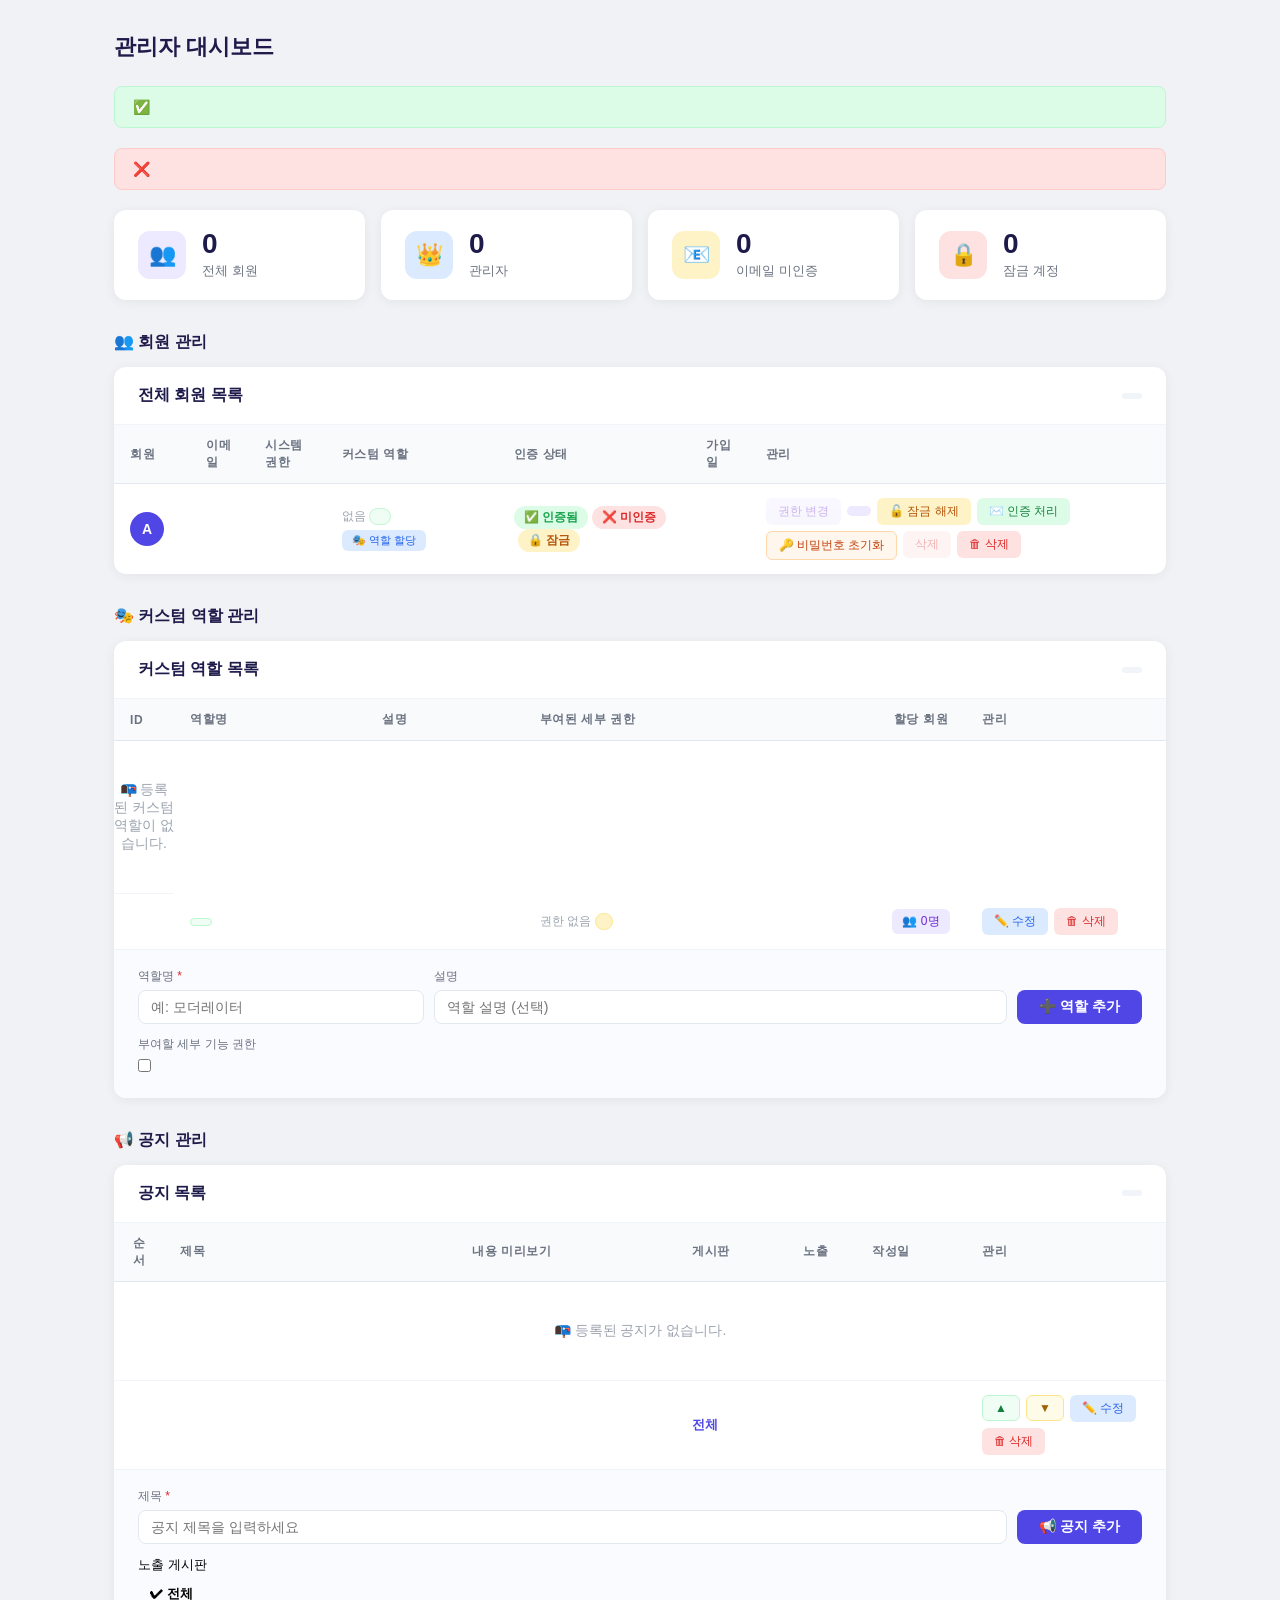
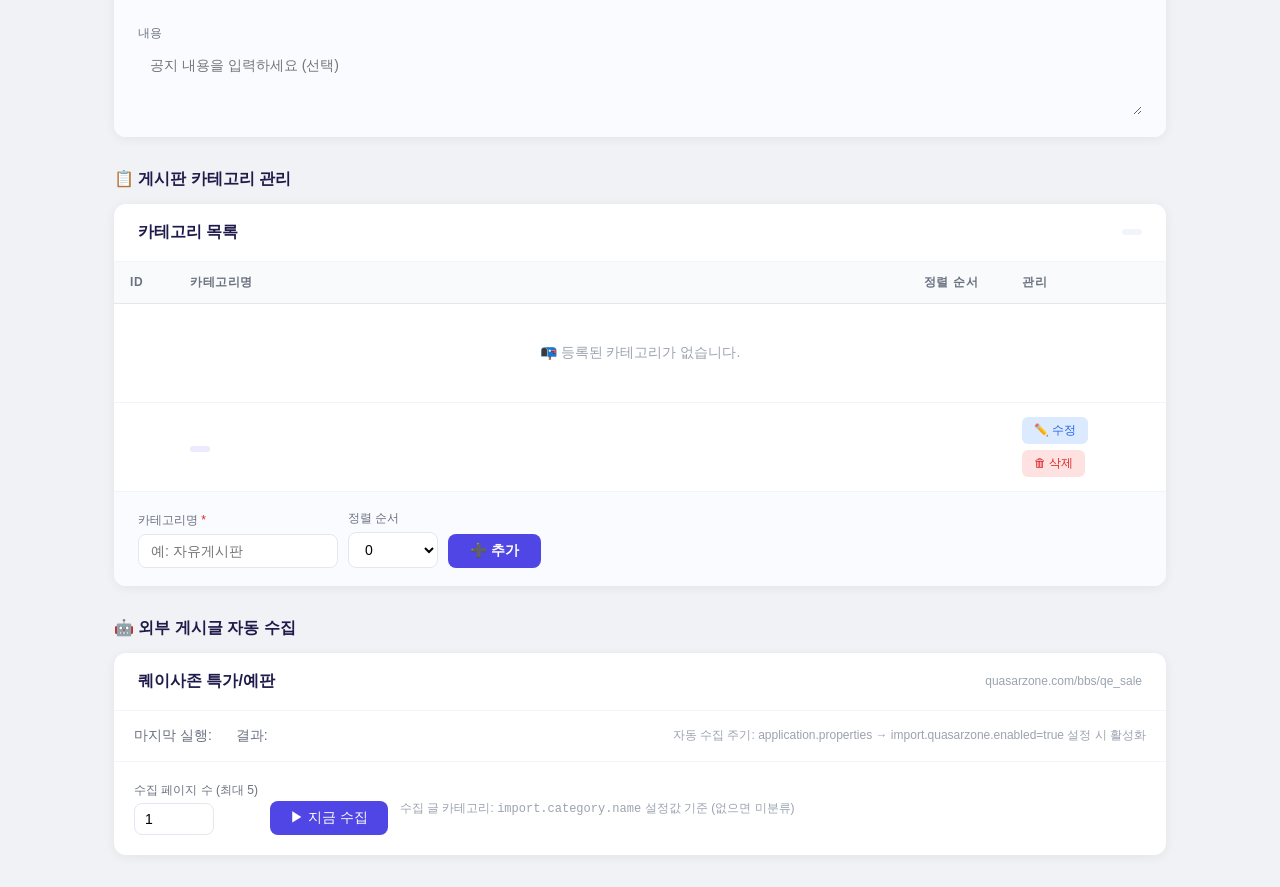
<file: src/main/resources/templates/admin.html>
<!DOCTYPE html>
<html lang="ko" xmlns:th="http://www.thymeleaf.org">
<head>
    <link rel="icon" type="image/svg+xml" th:href="@{/favicon.svg}">
    <meta charset="UTF-8">
    <title>관리자 대시보드</title>
    <!--
        관리자 대시보드 페이지 (admin.html)
        - ROLE_ADMIN 권한이 있는 사용자만 접근 가능 (/admin/** hasRole ADMIN)
        - 통계 카드: 전체 회원/관리자/미인증/잠금 수 표시
        - 회원 테이블: 권한 변경, 계정 잠금 해제, 이메일 인증 강제 완료, 회원 삭제
        - 카테고리 관리: 추가/수정/삭제 (카테고리 삭제 시 게시글은 미분류 유지)
        - 자기 자신에 대한 권한 변경/삭제는 guardSelf() 에서 차단
        - Model 속성: users, totalUsers, adminCount, unverifiedCount, lockedCount, lockedIds, categories
    -->
    <th:block th:replace="~{fragments/header :: headerStyles}"></th:block>
    <style>
        *, *::before, *::after { box-sizing: border-box; margin: 0; padding: 0; }
        body { font-family: 'Segoe UI', sans-serif; background: #f0f2f5; min-height: 100vh; }

        /* ── 본문 래퍼 ── */
        .wrapper { max-width: 1100px; margin: 0 auto; padding: 32px 24px; }
        .page-title { font-size: 22px; font-weight: 700; color: #1e1b4b; margin-bottom: 24px; }

        /* ── 알림 메시지 ── */
        .alert { padding: 12px 18px; border-radius: 8px; margin-bottom: 20px;
            font-size: 14px; display: flex; align-items: center; gap: 8px; }
        .alert-success { background: #dcfce7; color: #15803d; border: 1px solid #bbf7d0; }
        .alert-error   { background: #fee2e2; color: #dc2626; border: 1px solid #fecaca; }

        /* ── 통계 카드 ── */
        .stat-grid {
            display: grid;
            grid-template-columns: repeat(4, 1fr);
            gap: 16px;
            margin-bottom: 28px;
        }
        .stat-card {
            background: white; border-radius: 12px;
            padding: 20px 24px;
            box-shadow: 0 2px 12px rgba(0,0,0,.06);
            display: flex; align-items: center; gap: 16px;
        }
        .stat-icon {
            width: 48px; height: 48px; border-radius: 12px;
            display: flex; align-items: center; justify-content: center;
            font-size: 22px; flex-shrink: 0;
        }
        .stat-icon.purple  { background: #ede9fe; }
        .stat-icon.blue    { background: #dbeafe; }
        .stat-icon.amber   { background: #fef3c7; }
        .stat-icon.red     { background: #fee2e2; }
        .stat-value { font-size: 28px; font-weight: 700; color: #1e1b4b; line-height: 1; }
        .stat-label { font-size: 13px; color: #6b7280; margin-top: 4px; }

        /* ── 섹션 타이틀 ── */
        .section-title {
            font-size: 16px; font-weight: 700; color: #1e1b4b;
            margin: 32px 0 14px;
            display: flex; align-items: center; gap: 8px;
        }

        /* ── 테이블 카드 ── */
        .table-card {
            background: white; border-radius: 12px;
            box-shadow: 0 2px 12px rgba(0,0,0,.06); overflow: hidden;
        }
        .table-header {
            padding: 18px 24px; border-bottom: 1px solid #f1f5f9;
            display: flex; justify-content: space-between; align-items: center;
        }
        .table-header h3 { font-size: 16px; font-weight: 600; color: #1e1b4b; }
        .count-badge {
            font-size: 13px; color: #6b7280;
            background: #f1f5f9; padding: 3px 10px;
            border-radius: 20px;
        }

        table { width: 100%; border-collapse: collapse; }
        thead th {
            background: #f8fafc; padding: 12px 16px;
            text-align: left; font-size: 12px;
            font-weight: 600; color: #6b7280;
            text-transform: uppercase; letter-spacing: .6px;
            border-bottom: 1px solid #e2e8f0;
        }
        tbody td {
            padding: 14px 16px;
            font-size: 14px; color: #374151;
            border-bottom: 1px solid #f1f5f9;
            vertical-align: middle;
        }
        tbody tr:last-child td { border-bottom: none; }
        tbody tr:hover { background: #fafbff; }

        /* ── 배지 ── */
        .badge {
            display: inline-flex; align-items: center; gap: 4px;
            padding: 3px 10px; border-radius: 20px;
            font-size: 12px; font-weight: 600; white-space: nowrap;
        }
        .badge-admin      { background: #fef3c7; color: #d97706; }
        .badge-user       { background: #dbeafe; color: #2563eb; }
        .badge-verified   { background: #dcfce7; color: #16a34a; }
        .badge-unverified { background: #fee2e2; color: #dc2626; }
        .badge-locked     { background: #fef3c7; color: #b45309; }
        .badge-category   { background: #ede9fe; color: #6d28d9; }
        .badge-custom-role{ background: #f0fdf4; color: #15803d; border: 1px solid #bbf7d0; }

        /* ── 커스텀 역할 권한 태그 ── */
        .perm-tag {
            display: inline-flex; align-items: center;
            padding: 2px 8px; border-radius: 12px; font-size: 11px; font-weight: 500;
            background: #fef3c7; color: #b45309; border: 1px solid #fde68a;
            white-space: nowrap;
        }
        .perm-tags { display: flex; flex-wrap: wrap; gap: 4px; }

        /* ── 커스텀 역할 권한 체크박스 그룹 ── */
        .perm-check-group {
            display: flex; flex-direction: column; gap: 6px; margin-top: 6px;
        }
        .perm-check-item {
            display: flex; align-items: center; gap: 8px;
            font-size: 13px; color: var(--text-body); cursor: pointer;
        }
        .perm-check-item input[type="checkbox"] {
            width: auto; padding: 0; margin: 0; border: none;
            border-radius: 0; box-shadow: none; background: transparent;
            accent-color: #4f46e5; cursor: pointer;
        }

        /* ── 역할 할당 셀렉트 ── */
        .role-assign-select {
            font-size: 12px; padding: 3px 6px;
            border: 1px solid #e2e8f0; border-radius: 6px;
            background: white; cursor: pointer;
        }

        /* ── 액션 버튼 ── */
        .action-group { display: flex; gap: 6px; flex-wrap: wrap; }
        .btn {
            padding: 5px 12px; border-radius: 6px; font-size: 12px;
            font-weight: 500; border: none; cursor: pointer;
            transition: opacity .15s; white-space: nowrap;
        }
        .btn:hover { opacity: .8; }
        .btn-role     { background: #ede9fe; color: #6d28d9; }
        .btn-unlock   { background: #fef3c7; color: #b45309; }
        .btn-verify   { background: #dcfce7; color: #15803d; }
        .btn-delete   { background: #fee2e2; color: #dc2626; }
        .btn-edit     { background: #dbeafe; color: #2563eb; }
        .btn-self     { opacity: .35; cursor: not-allowed; }
        .btn-reset-pw { background: #fff7ed; color: #c2410c; border: 1px solid #fed7aa; }

        /* ── 사용자 셀 ── */
        .user-cell { display: flex; align-items: center; gap: 10px; }
        .avatar {
            width: 34px; height: 34px; border-radius: 50%;
            background: #4f46e5; color: white;
            display: flex; align-items: center; justify-content: center;
            font-size: 14px; font-weight: 700; flex-shrink: 0;
        }
        .user-id { font-size: 11px; color: #9ca3af; }

        /* ── 카테고리 추가 폼 ── */
        .add-category-bar {
            padding: 18px 24px;
            border-top: 1px solid #f1f5f9;
            background: #fafbff;
            display: flex; align-items: flex-end; gap: 10px; flex-wrap: wrap;
        }
        .add-category-bar label {
            font-size: 12px; color: #6b7280;
            display: block; margin-bottom: 5px; font-weight: 500;
        }
        .add-category-bar input[type="text"],
        .add-category-bar input[type="number"],
        .add-category-bar select {
            padding: 8px 12px;
            border: 1px solid #e2e8f0; border-radius: 8px;
            font-size: 14px; font-family: inherit;
            transition: border .2s; background: white;
        }
        .add-category-bar input:focus,
        .add-category-bar select:focus {
            outline: none; border-color: #4f46e5;
            box-shadow: 0 0 0 3px rgba(79,70,229,.1);
        }
        .btn-add {
            padding: 8px 22px; background: #4f46e5; color: white;
            border: none; border-radius: 8px; font-size: 14px;
            font-weight: 600; cursor: pointer; transition: background .15s;
            white-space: nowrap;
        }
        .btn-add:hover { background: #4338ca; }

        /* ── 공지 관련 ── */
        .notice-active   { background: #dcfce7; color: #15803d; }
        .notice-inactive { background: #f1f5f9; color: #6b7280; }
        .btn-up   { background: #f0fdf4; color: #15803d; border: 1px solid #bbf7d0; }
        .btn-down { background: #fefce8; color: #a16207; border: 1px solid #fde68a; }
        .btn-up:hover   { background: #dcfce7; }
        .btn-down:hover { background: #fef9c3; }
        .notice-content-preview {
            max-width: 300px; overflow: hidden;
            text-overflow: ellipsis; white-space: nowrap;
            color: #6b7280; font-size: 12px;
        }

        /* ── 모달 ── */
        .modal-overlay {
            display: none; position: fixed; inset: 0;
            background: rgba(0,0,0,.45); z-index: 200;
            align-items: center; justify-content: center;
        }
        .modal-overlay.open { display: flex; }
        .modal-box {
            background: var(--surface); border-radius: 16px; padding: 32px;
            width: 380px; box-shadow: 0 8px 40px rgba(0,0,0,.18);
            animation: modalIn .18s ease;
        }
        @keyframes modalIn {
            from { opacity: 0; transform: scale(.95) translateY(-8px); }
            to   { opacity: 1; transform: scale(1) translateY(0); }
        }
        .modal-title { font-size: 16px; font-weight: 700; color: var(--text); margin-bottom: 20px; }
        .modal-field { margin-bottom: 14px; }
        .modal-field label {
            font-size: 13px; color: var(--text-label);
            display: block; margin-bottom: 6px; font-weight: 500;
        }
        .modal-field input {
            width: 100%; padding: 10px 14px;
            border: 1px solid var(--border); border-radius: 8px;
            font-size: 14px; font-family: inherit;
            background: var(--input-bg); color: var(--text-body);
            transition: border .2s;
        }
        .modal-field input:focus {
            outline: none; border-color: var(--accent);
            box-shadow: 0 0 0 3px rgba(79,70,229,.1);
        }
        /* 체크박스는 modal-field input 기본 스타일 무효화 */
        .modal-field input[type="checkbox"] {
            width: auto; padding: 0; border: none;
            border-radius: 0; box-shadow: none; background: transparent;
        }
        .modal-field textarea {
            background: var(--input-bg); color: var(--text-body);
            border-color: var(--border);
        }
        .modal-actions {
            display: flex; gap: 10px; justify-content: flex-end; margin-top: 22px;
        }
        .btn-modal-cancel {
            padding: 9px 20px; border: 1px solid var(--border);
            border-radius: 8px; background: var(--surface); color: var(--text-body);
            font-size: 14px; cursor: pointer; font-family: inherit;
        }
        .btn-modal-save {
            padding: 9px 22px; background: var(--accent); color: white;
            border: none; border-radius: 8px; font-size: 14px;
            font-weight: 600; cursor: pointer; font-family: inherit;
        }
        .btn-modal-save:hover { background: var(--accent-hover); }

        /* ── 공지 게시판 태그 선택 영역 ── */
        .notice-cat-wrap {
            display: flex; flex-direction: column; gap: 6px;
        }
        .notice-cat-wrap > span {
            font-size: 13px; color: var(--text-label); font-weight: 500;
        }
        .notice-cat-tags {
            display: flex; flex-wrap: wrap; gap: 6px;
        }
        /* 실제 체크박스는 숨기고 label을 태그처럼 표시 */
        .notice-cat-tags input[type="checkbox"] {
            display: none;
        }
        .notice-cat-tags .cat-tag {
            display: inline-flex; align-items: center; gap: 4px;
            padding: 5px 12px; border-radius: 20px; font-size: 13px;
            cursor: pointer; user-select: none; font-weight: 500;
            border: 1.5px solid var(--border);
            background: var(--surface-2); color: var(--text-body);
            transition: background .15s, color .15s, border-color .15s;
            white-space: nowrap;
        }
        .notice-cat-tags .cat-tag:hover {
            border-color: var(--accent); color: var(--accent);
        }
        /* 체크 상태 → 태그 활성 스타일 */
        .notice-cat-tags input[type="checkbox"]:checked + .cat-tag {
            background: var(--accent); color: #fff;
            border-color: var(--accent);
        }
        /* ALL 태그 전용 */
        .notice-cat-tags .cat-tag-all {
            font-weight: 700;
        }
        .notice-cat-tags input[type="checkbox"]:checked + .cat-tag-all {
            background: var(--accent); color: #fff; border-color: var(--accent);
        }
        /* 수정 모달 내 체크박스 기본 스타일 초기화 (modal-field input 충돌 방지) */
        .notice-cat-tags input[type="checkbox"] {
            width: 0; height: 0; padding: 0; margin: 0;
            border: none; border-radius: 0; box-shadow: none; background: transparent;
        }

        /* ── 모바일 카드 레이아웃 ── */
        .mobile-cards { display: none; }
        .mobile-card {
            padding: 14px 16px;
            border-bottom: 1px solid #f1f5f9;
        }
        .mobile-card:last-child { border-bottom: none; }
        .mc-top {
            display: flex; align-items: flex-start;
            gap: 10px; margin-bottom: 8px;
        }
        .mc-info { flex: 1; min-width: 0; }
        .mc-name {
            font-size: 14px; font-weight: 600; color: #1e1b4b;
            white-space: nowrap; overflow: hidden; text-overflow: ellipsis;
        }
        .mc-sub {
            font-size: 12px; color: #9ca3af; margin-top: 3px;
            white-space: nowrap; overflow: hidden; text-overflow: ellipsis;
        }
        .mc-badges { display: flex; flex-wrap: wrap; gap: 4px; margin-bottom: 10px; align-items: center; }
        .mc-date { font-size: 11px; color: #9ca3af; }
        .mc-actions { display: flex; flex-wrap: wrap; gap: 6px; }

        @media (max-width: 768px) {
            .wrapper { padding: 20px 12px; }
            .stat-grid { grid-template-columns: repeat(2, 1fr); gap: 10px; }
            .stat-card { padding: 14px 16px; gap: 10px; }
            .stat-value { font-size: 22px; }

            /* 데스크톱 테이블 숨기고 카드 표시 */
            .table-card table { display: none; }
            .mobile-cards { display: block; }

            .action-group { flex-direction: column; }

            /* 카테고리 추가 폼 세로 정렬 */
            .add-category-bar { flex-direction: column; align-items: stretch; }
            .add-category-bar .btn-add { width: 100%; }
        }
    </style>
</head>
<body>

<div th:replace="~{fragments/header :: siteHeader('관리자 대시보드', 'admin')}"></div>

<div class="wrapper">
    <p class="page-title">관리자 대시보드</p>

    <!-- 알림 메시지 -->
    <div th:if="${successMsg}" class="alert alert-success">
        ✅ <span th:text="${successMsg}"></span>
    </div>
    <div th:if="${errorMsg}" class="alert alert-error">
        ❌ <span th:text="${errorMsg}"></span>
    </div>

    <!-- ── 통계 카드 ── -->
    <div class="stat-grid">
        <div class="stat-card">
            <div class="stat-icon purple">👥</div>
            <div>
                <div class="stat-value" th:text="${totalUsers}">0</div>
                <div class="stat-label">전체 회원</div>
            </div>
        </div>
        <div class="stat-card">
            <div class="stat-icon blue">👑</div>
            <div>
                <div class="stat-value" th:text="${adminCount}">0</div>
                <div class="stat-label">관리자</div>
            </div>
        </div>
        <div class="stat-card">
            <div class="stat-icon amber">📧</div>
            <div>
                <div class="stat-value" th:text="${unverifiedCount}">0</div>
                <div class="stat-label">이메일 미인증</div>
            </div>
        </div>
        <div class="stat-card">
            <div class="stat-icon red">🔒</div>
            <div>
                <div class="stat-value" th:text="${lockedCount}">0</div>
                <div class="stat-label">잠금 계정</div>
            </div>
        </div>
    </div>

    <!-- ════════════════════════════════════════
         회원 관리 (관리자 전체 / 잠금·인증 권한자 일부)
    ════════════════════════════════════════ -->
    <th:block th:if="${isAdmin or canManageUsers}">
    <div class="section-title">👥 회원 관리</div>
    <div class="table-card">
        <div class="table-header">
            <h3>전체 회원 목록</h3>
            <span class="count-badge" th:text="${totalUsers} + '명'"></span>
        </div>

        <table>
            <thead>
            <tr>
                <th>회원</th>
                <th>이메일</th>
                <th>시스템 권한</th>
                <th th:if="${isAdmin}">커스텀 역할</th>
                <th>인증 상태</th>
                <th th:if="${isAdmin}">가입일</th>
                <th>관리</th>
            </tr>
            </thead>
            <tbody>
            <tr th:each="user : ${users}">

                <!-- 회원 정보 -->
                <td>
                    <div class="user-cell">
                        <div class="avatar"
                             th:text="${#strings.substring(user.username, 0, 1).toUpperCase()}">A</div>
                        <div>
                            <div th:text="${user.username}"></div>
                            <div class="user-id" th:text="'#' + ${user.id}"></div>
                        </div>
                    </div>
                </td>

                <!-- 이메일 -->
                <td th:text="${user.email}"></td>

                <!-- 시스템 권한 배지 -->
                <td>
                    <span th:class="${user.role.name() == 'ROLE_ADMIN'} ? 'badge badge-admin' : 'badge badge-user'"
                          th:text="${user.role.name() == 'ROLE_ADMIN'} ? '👑 관리자' : '👤 일반'"></span>
                </td>

                <!-- 커스텀 역할 (관리자만 표시) -->
                <td th:if="${isAdmin}">
                    <div style="display:flex; flex-direction:column; gap:5px; min-width:140px;">
                        <div class="perm-tags" style="gap:3px;">
                            <span th:if="${user.customRoles.isEmpty()}"
                                  style="color:#9ca3af; font-size:12px;">없음</span>
                            <span th:each="cr : ${user.customRoles}"
                                  class="badge badge-custom-role"
                                  th:text="'🎭 ' + ${cr.name}"></span>
                        </div>
                        <button th:unless="${user.username == currentUsername}"
                                class="btn btn-edit"
                                style="padding:3px 10px; font-size:11px; width:fit-content;"
                                th:data-user-id="${user.id}"
                                th:data-user-name="${user.username}"
                                th:data-assigned-role-ids="${user.customRoles.![id].toString()}"
                                onclick="openUserRoleModal(this)">🎭 역할 할당</button>
                    </div>
                </td>

                <!-- 인증 상태 -->
                <td>
                    <span th:if="${user.emailVerified}" class="badge badge-verified">✅ 인증됨</span>
                    <span th:unless="${user.emailVerified}" class="badge badge-unverified">❌ 미인증</span>
                    <span th:if="${lockedIds.contains(user.id)}"
                          class="badge badge-locked" style="margin-left:4px;">🔒 잠금</span>
                </td>

                <!-- 가입일 (관리자만 표시) -->
                <td th:if="${isAdmin}"
                    th:text="${#temporals.format(user.createdAt, 'yyyy-MM-dd HH:mm')}"></td>

                <!-- 액션 버튼 -->
                <td>
                    <div class="action-group">

                        <!-- 권한 변경 (관리자만) -->
                        <th:block th:if="${isAdmin and user.username == currentUsername}">
                            <button class="btn btn-role btn-self" disabled>권한 변경</button>
                        </th:block>
                        <th:block th:if="${isAdmin and user.username != currentUsername}">
                            <form th:action="@{/admin/users/{id}/role(id=${user.id})}" method="post">
                                <input type="hidden" th:name="${_csrf.parameterName}" th:value="${_csrf.token}"/>
                                <button type="submit" class="btn btn-role"
                                        th:text="${user.role.name() == 'ROLE_ADMIN'} ? '→ 일반' : '→ 관리자'">
                                </button>
                            </form>
                        </th:block>

                        <!-- 잠금 해제 (관리자 또는 USER_LOCK_MANAGE 권한자) -->
                        <form th:if="${canLockManage and lockedIds.contains(user.id)}"
                              th:action="@{/admin/users/{id}/unlock(id=${user.id})}" method="post">
                            <input type="hidden" th:name="${_csrf.parameterName}" th:value="${_csrf.token}"/>
                            <button type="submit" class="btn btn-unlock">🔓 잠금 해제</button>
                        </form>

                        <!-- 인증 강제 (관리자 또는 USER_VERIFY_MANAGE 권한자) -->
                        <form th:if="${canVerifyManage and !user.emailVerified}"
                              th:action="@{/admin/users/{id}/verify(id=${user.id})}" method="post">
                            <input type="hidden" th:name="${_csrf.parameterName}" th:value="${_csrf.token}"/>
                            <button type="submit" class="btn btn-verify">✉️ 인증 처리</button>
                        </form>

                        <!-- 비밀번호 초기화 (관리자만) -->
                        <th:block th:if="${isAdmin and user.username != currentUsername}">
                            <form th:action="@{/admin/users/{id}/reset-password(id=${user.id})}" method="post"
                                  th:data-user-name="${user.username}"
                                  onsubmit="return confirm(this.dataset.userName + ' 회원의 비밀번호를 초기화하고 임시 비밀번호를 이메일로 발송합니다.\n계속하시겠습니까?');">
                                <input type="hidden" th:name="${_csrf.parameterName}" th:value="${_csrf.token}"/>
                                <button type="submit" class="btn btn-reset-pw">🔑 비밀번호 초기화</button>
                            </form>
                        </th:block>

                        <!-- 삭제 (관리자만) -->
                        <th:block th:if="${isAdmin and user.username == currentUsername}">
                            <button class="btn btn-delete btn-self" disabled>삭제</button>
                        </th:block>
                        <th:block th:if="${isAdmin and user.username != currentUsername}">
                            <form th:action="@{/admin/users/{id}/delete(id=${user.id})}" method="post"
                                  onsubmit="return confirm('정말 삭제하시겠습니까?');">
                                <input type="hidden" th:name="${_csrf.parameterName}" th:value="${_csrf.token}"/>
                                <button type="submit" class="btn btn-delete">🗑 삭제</button>
                            </form>
                        </th:block>

                    </div>
                </td>
            </tr>
            </tbody>
        </table>

        <!-- 모바일 카드 목록 (768px 이하에서 표시) -->
        <div class="mobile-cards">
            <div th:if="${#lists.isEmpty(users)}"
                 style="text-align:center; padding:32px 0; color:#9ca3af; font-size:14px;">
                등록된 회원이 없습니다.
            </div>
            <div class="mobile-card" th:each="user : ${users}">
                <!-- 아바타 + 아이디/이메일 + 권한 배지 -->
                <div class="mc-top">
                    <div class="avatar"
                         th:text="${#strings.substring(user.username,0,1).toUpperCase()}">A</div>
                    <div class="mc-info">
                        <div class="mc-name" th:text="${user.username}"></div>
                        <div class="mc-sub" th:text="${user.email}"></div>
                    </div>
                    <span th:class="${user.role.name() == 'ROLE_ADMIN'} ? 'badge badge-admin' : 'badge badge-user'"
                          th:text="${user.role.name() == 'ROLE_ADMIN'} ? '👑 관리자' : '👤 일반'"></span>
                </div>
                <!-- 인증/잠금 상태 + 가입일 -->
                <div class="mc-badges">
                    <span th:if="${user.emailVerified}" class="badge badge-verified">✅ 인증됨</span>
                    <span th:unless="${user.emailVerified}" class="badge badge-unverified">❌ 미인증</span>
                    <span th:if="${lockedIds.contains(user.id)}" class="badge badge-locked">🔒 잠금</span>
                    <span class="mc-date"
                          th:text="${#temporals.format(user.createdAt, 'yyyy-MM-dd')}"></span>
                </div>
                <!-- 액션 버튼 -->
                <div class="mc-actions">
                    <!-- 권한 변경 (관리자만) -->
                    <th:block th:if="${isAdmin and user.username == currentUsername}">
                        <button class="btn btn-role btn-self" disabled>권한 변경</button>
                    </th:block>
                    <th:block th:if="${isAdmin and user.username != currentUsername}">
                        <form th:action="@{/admin/users/{id}/role(id=${user.id})}" method="post">
                            <input type="hidden" th:name="${_csrf.parameterName}" th:value="${_csrf.token}"/>
                            <button type="submit" class="btn btn-role"
                                    th:text="${user.role.name() == 'ROLE_ADMIN'} ? '→ 일반' : '→ 관리자'"></button>
                        </form>
                    </th:block>
                    <!-- 잠금 해제 (관리자 또는 USER_LOCK_MANAGE 권한자) -->
                    <form th:if="${canLockManage and lockedIds.contains(user.id)}"
                          th:action="@{/admin/users/{id}/unlock(id=${user.id})}" method="post">
                        <input type="hidden" th:name="${_csrf.parameterName}" th:value="${_csrf.token}"/>
                        <button type="submit" class="btn btn-unlock">🔓 잠금 해제</button>
                    </form>
                    <!-- 인증 강제 (관리자 또는 USER_VERIFY_MANAGE 권한자) -->
                    <form th:if="${canVerifyManage and !user.emailVerified}"
                          th:action="@{/admin/users/{id}/verify(id=${user.id})}" method="post">
                        <input type="hidden" th:name="${_csrf.parameterName}" th:value="${_csrf.token}"/>
                        <button type="submit" class="btn btn-verify">✉️ 인증 처리</button>
                    </form>
                    <!-- 비밀번호 초기화 (관리자만) -->
                    <th:block th:if="${isAdmin and user.username != currentUsername}">
                        <form th:action="@{/admin/users/{id}/reset-password(id=${user.id})}" method="post"
                              th:data-user-name="${user.username}"
                              onsubmit="return confirm(this.dataset.userName + ' 회원의 비밀번호를 초기화합니다.\n계속하시겠습니까?');">
                            <input type="hidden" th:name="${_csrf.parameterName}" th:value="${_csrf.token}"/>
                            <button type="submit" class="btn btn-reset-pw">🔑 초기화</button>
                        </form>
                    </th:block>
                    <!-- 삭제 (관리자만) -->
                    <th:block th:if="${isAdmin and user.username == currentUsername}">
                        <button class="btn btn-delete btn-self" disabled>삭제</button>
                    </th:block>
                    <th:block th:if="${isAdmin and user.username != currentUsername}">
                        <form th:action="@{/admin/users/{id}/delete(id=${user.id})}" method="post"
                              onsubmit="return confirm('정말 삭제하시겠습니까?');">
                            <input type="hidden" th:name="${_csrf.parameterName}" th:value="${_csrf.token}"/>
                            <button type="submit" class="btn btn-delete">🗑 삭제</button>
                        </form>
                    </th:block>
                </div>
            </div>
        </div>
    </div>
    </th:block><!-- /isAdmin or canManageUsers 회원 관리 -->

    <!-- ════════════════════════════════════════
         커스텀 역할 목록 (관리자: 전체 관리 / CUSTOM_ROLE_VIEW 권한자: 조회·할당 회원 확인)
    ════════════════════════════════════════ -->
    <th:block th:if="${isAdmin or canViewCustomRoles}">
    <div class="section-title" id="custom-roles">🎭 커스텀 역할 관리</div>
    <div class="table-card">
        <div class="table-header">
            <h3>커스텀 역할 목록</h3>
            <span class="count-badge" th:text="${#lists.size(customRoles)} + '개'"></span>
        </div>

        <table>
            <thead>
            <tr>
                <th style="width:60px;">ID</th>
                <th>역할명</th>
                <th>설명</th>
                <th>부여된 세부 권한</th>
                <th style="width:90px; text-align:center;">할당 회원</th>
                <!-- 수정·삭제 열은 관리자만 표시 -->
                <th th:if="${isAdmin}" style="width:200px;">관리</th>
            </tr>
            </thead>
            <tbody>
            <tr th:if="${#lists.isEmpty(customRoles)}">
                <td th:attr="colspan=${isAdmin} ? 6 : 5"
                    style="text-align:center; padding:40px 0; color:#9ca3af; font-size:14px;">
                    📭 등록된 커스텀 역할이 없습니다.
                </td>
            </tr>
            <tr th:each="cr : ${customRoles}">
                <td style="color:#9ca3af; font-size:13px;" th:text="${cr.id}"></td>
                <td>
                    <span class="badge badge-custom-role" th:text="'🎭 ' + ${cr.name}"></span>
                </td>
                <td style="font-size:13px; color:#6b7280;"
                    th:text="${cr.description != null ? cr.description : '-'}"></td>
                <td>
                    <div class="perm-tags">
                        <span th:if="${cr.permissions.isEmpty()}"
                              style="color:#9ca3af; font-size:12px;">권한 없음</span>
                        <span th:each="perm : ${cr.permissions}"
                              class="perm-tag"
                              th:text="${perm.displayName}"></span>
                    </div>
                </td>
                <!-- 할당 회원 수 버튼 -->
                <td style="text-align:center;">
                    <button class="btn btn-role"
                            style="font-size:12px; padding:4px 10px;"
                            th:data-role-id="${cr.id}"
                            th:data-role-name="${cr.name}"
                            onclick="openRoleUsersModal(this)">
                        👥 <span th:text="${roleUserCountMap[cr.id] != null ? roleUserCountMap[cr.id] : 0}">0</span>명
                    </button>
                </td>
                <!-- 수정·삭제 버튼 (관리자만) -->
                <td th:if="${isAdmin}">
                    <div class="action-group">
                        <button class="btn btn-edit"
                                th:data-role-id="${cr.id}"
                                th:data-role-name="${cr.name}"
                                th:data-role-desc="${cr.description}"
                                th:data-role-perms="${cr.permissions.![name()].toString()}"
                                onclick="openRoleEditModal(this)">✏️ 수정</button>
                        <form th:action="@{/admin/roles/{id}/delete(id=${cr.id})}" method="post"
                              onsubmit="return confirm('역할을 삭제하면 해당 역할이 할당된 회원의 역할이 해제됩니다. 삭제하시겠습니까?');">
                            <input type="hidden" th:name="${_csrf.parameterName}" th:value="${_csrf.token}"/>
                            <button type="submit" class="btn btn-delete">🗑 삭제</button>
                        </form>
                    </div>
                </td>
            </tr>
            </tbody>
        </table>

        <!-- 모바일 카드 목록 (768px 이하에서 표시) -->
        <div class="mobile-cards">
            <div th:if="${#lists.isEmpty(customRoles)}"
                 style="text-align:center; padding:32px 0; color:#9ca3af; font-size:14px;">
                📭 등록된 커스텀 역할이 없습니다.
            </div>
            <div class="mobile-card" th:each="cr : ${customRoles}">
                <!-- 역할명 + 할당 회원 수 -->
                <div class="mc-top">
                    <div class="mc-info">
                        <div class="mc-name">
                            <span class="badge badge-custom-role" th:text="'🎭 ' + ${cr.name}"></span>
                        </div>
                        <div class="mc-sub"
                             th:text="${cr.description != null ? cr.description : '설명 없음'}"></div>
                    </div>
                    <!-- 할당 회원 수 버튼 -->
                    <button class="btn btn-role"
                            style="font-size:11px; padding:3px 8px; white-space:nowrap;"
                            th:data-role-id="${cr.id}"
                            th:data-role-name="${cr.name}"
                            onclick="openRoleUsersModal(this)">
                        👥 <span th:text="${roleUserCountMap[cr.id] != null ? roleUserCountMap[cr.id] : 0}">0</span>명
                    </button>
                </div>
                <!-- 부여된 세부 권한 태그 -->
                <div class="mc-badges">
                    <span th:if="${cr.permissions.isEmpty()}"
                          style="font-size:12px; color:#9ca3af;">권한 없음</span>
                    <span th:each="perm : ${cr.permissions}"
                          class="perm-tag"
                          th:text="${perm.displayName}"></span>
                </div>
                <!-- 수정·삭제 버튼 (관리자만) -->
                <div th:if="${isAdmin}" class="mc-actions">
                    <button class="btn btn-edit"
                            th:data-role-id="${cr.id}"
                            th:data-role-name="${cr.name}"
                            th:data-role-desc="${cr.description}"
                            th:data-role-perms="${cr.permissions.![name()].toString()}"
                            onclick="openRoleEditModal(this)">✏️ 수정</button>
                    <form th:action="@{/admin/roles/{id}/delete(id=${cr.id})}" method="post"
                          onsubmit="return confirm('역할을 삭제하면 해당 역할이 할당된 회원의 역할이 해제됩니다. 삭제하시겠습니까?');">
                        <input type="hidden" th:name="${_csrf.parameterName}" th:value="${_csrf.token}"/>
                        <button type="submit" class="btn btn-delete">🗑 삭제</button>
                    </form>
                </div>
            </div>
        </div>

        <!-- 커스텀 역할 추가 폼 (관리자만) -->
        <div th:if="${isAdmin}" class="add-category-bar"
             style="flex-direction:column; align-items:stretch; gap:12px;">
            <form th:action="@{/admin/roles/add}" method="post"
                  style="display:flex; flex-direction:column; gap:12px; width:100%;">
                <input type="hidden" th:name="${_csrf.parameterName}" th:value="${_csrf.token}"/>
                <div style="display:flex; gap:10px; align-items:flex-end; flex-wrap:wrap;">
                    <div style="flex:1; min-width:140px;">
                        <label>역할명 <span style="color:#dc2626;">*</span></label>
                        <input type="text" name="name" placeholder="예: 모더레이터"
                               required maxlength="50" style="width:100%;">
                    </div>
                    <div style="flex:2; min-width:200px;">
                        <label>설명</label>
                        <input type="text" name="description" placeholder="역할 설명 (선택)"
                               maxlength="200" style="width:100%;">
                    </div>
                    <button type="submit" class="btn-add" style="align-self:flex-end;">➕ 역할 추가</button>
                </div>
                <div>
                    <label style="font-size:12px; color:#6b7280; font-weight:500; display:block; margin-bottom:6px;">
                        부여할 세부 기능 권한
                    </label>
                    <div class="perm-check-group" style="flex-direction:row; flex-wrap:wrap; gap:12px;">
                        <label class="perm-check-item" th:each="perm : ${allPermissions}">
                            <input type="checkbox" name="permissions" th:value="${perm.name()}">
                            <span th:text="${perm.displayName}"></span>
                        </label>
                    </div>
                </div>
            </form>
        </div>
    </div>
    </th:block><!-- /isAdmin or hasManagePermission 커스텀 역할 -->

    <!-- ════════════════════════════════════════
         공지 관리
    ════════════════════════════════════════ -->
    <th:block th:if="${canManageNotices}">
    <div class="section-title" id="notices">📢 공지 관리</div>
    <div class="table-card">
        <div class="table-header">
            <h3>공지 목록</h3>
            <span class="count-badge" th:text="${#lists.size(notices)} + '개'"></span>
        </div>

        <table class="notice-table">
            <thead>
            <tr>
                <th style="width:50px; text-align:center;">순서</th>
                <th>제목</th>
                <th style="width:220px;">내용 미리보기</th>
                <th style="width:100px;">게시판</th>
                <th style="width:80px; text-align:center;">노출</th>
                <th style="width:110px;">작성일</th>
                <th style="width:200px;">관리</th>
            </tr>
            </thead>
            <tbody>
            <tr th:if="${#lists.isEmpty(notices)}">
                <td colspan="7" style="text-align:center; padding:40px 0; color:#9ca3af; font-size:14px;">
                    📭 등록된 공지가 없습니다.
                </td>
            </tr>
            <tr th:each="notice : ${notices}">
                <!-- 순서 -->
                <td style="text-align:center; color:#9ca3af; font-size:13px;" th:text="${notice.sortOrder}"></td>
                <!-- 제목 -->
                <td class="col-title" style="font-weight:600;" th:text="${notice.title}"></td>
                <!-- 내용 미리보기 -->
                <td>
                    <div class="notice-content-preview"
                         th:text="${notice.content != null ? notice.content : '(내용 없음)'}"></div>
                </td>
                <!-- 게시판(카테고리) -->
                <td style="font-size:13px; color:#6b7280;">
                    <span th:if="${#sets.isEmpty(notice.categories)}" style="color:#4f46e5; font-weight:600;">전체</span>
                    <span th:each="cat,iter : ${notice.categories}"
                          th:text="${cat.name + (!iter.last ? ', ' : '')}"></span>
                </td>
                <!-- 노출 여부 -->
                <td style="text-align:center;">
                    <span th:class="${notice.active} ? 'badge notice-active' : 'badge notice-inactive'"
                          th:text="${notice.active} ? '노출' : '숨김'"></span>
                </td>
                <!-- 작성일 -->
                <td style="font-size:13px;" th:text="${#temporals.format(notice.createdAt, 'yyyy-MM-dd')}"></td>
                <!-- 관리 버튼 -->
                <td>
                    <div class="action-group">
                        <!-- 위로 -->
                        <form th:action="@{/admin/notices/{id}/move-up(id=${notice.id})}" method="post">
                            <input type="hidden" th:name="${_csrf.parameterName}" th:value="${_csrf.token}"/>
                            <button type="submit" class="btn btn-up" title="위로">▲</button>
                        </form>
                        <!-- 아래로 -->
                        <form th:action="@{/admin/notices/{id}/move-down(id=${notice.id})}" method="post">
                            <input type="hidden" th:name="${_csrf.parameterName}" th:value="${_csrf.token}"/>
                            <button type="submit" class="btn btn-down" title="아래로">▼</button>
                        </form>
                        <!-- 수정 -->
                        <button class="btn btn-edit"
                                th:data-notice-id="${notice.id}"
                                th:data-notice-title="${notice.title}"
                                th:data-notice-content="${notice.content}"
                                th:data-notice-active="${notice.active}"
                                th:data-notice-category-ids="${notice.categories.![id].toString()}"
                                onclick="openNoticeEditModal(this)">✏️ 수정</button>
                        <!-- 삭제 -->
                        <form th:action="@{/admin/notices/{id}/delete(id=${notice.id})}" method="post"
                              onsubmit="return confirm('공지를 삭제하시겠습니까?')">
                            <input type="hidden" th:name="${_csrf.parameterName}" th:value="${_csrf.token}"/>
                            <button type="submit" class="btn btn-delete">🗑 삭제</button>
                        </form>
                    </div>
                </td>
            </tr>
            </tbody>
        </table>

        <!-- 모바일 카드 목록 (768px 이하에서 표시) -->
        <div class="mobile-cards">
            <div th:if="${#lists.isEmpty(notices)}"
                 style="text-align:center; padding:32px 0; color:#9ca3af; font-size:14px;">
                📭 등록된 공지가 없습니다.
            </div>
            <div class="mobile-card" th:each="notice : ${notices}">
                <!-- 제목 + 노출 상태 -->
                <div class="mc-top">
                    <div class="mc-info">
                        <div class="mc-name" th:text="${notice.title}"></div>
                        <div class="mc-sub">
                            <span th:if="${#sets.isEmpty(notice.categories)}"
                                  style="color:#4f46e5; font-weight:600;">전체 게시판</span>
                            <span th:each="cat,iter : ${notice.categories}"
                                  th:text="${cat.name + (!iter.last ? ', ' : '')}"></span>
                            · <span th:text="${#temporals.format(notice.createdAt, 'yyyy-MM-dd')}"></span>
                        </div>
                    </div>
                    <span th:class="${notice.active} ? 'badge notice-active' : 'badge notice-inactive'"
                          th:text="${notice.active} ? '노출' : '숨김'"></span>
                </div>
                <!-- 액션 버튼 -->
                <div class="mc-actions">
                    <form th:action="@{/admin/notices/{id}/move-up(id=${notice.id})}" method="post">
                        <input type="hidden" th:name="${_csrf.parameterName}" th:value="${_csrf.token}"/>
                        <button type="submit" class="btn btn-up" title="위로">▲</button>
                    </form>
                    <form th:action="@{/admin/notices/{id}/move-down(id=${notice.id})}" method="post">
                        <input type="hidden" th:name="${_csrf.parameterName}" th:value="${_csrf.token}"/>
                        <button type="submit" class="btn btn-down" title="아래로">▼</button>
                    </form>
                    <button class="btn btn-edit"
                            th:data-notice-id="${notice.id}"
                            th:data-notice-title="${notice.title}"
                            th:data-notice-content="${notice.content}"
                            th:data-notice-active="${notice.active}"
                            th:data-notice-category-ids="${notice.categories.![id].toString()}"
                            onclick="openNoticeEditModal(this)">✏️ 수정</button>
                    <form th:action="@{/admin/notices/{id}/delete(id=${notice.id})}" method="post"
                          onsubmit="return confirm('공지를 삭제하시겠습니까?')">
                        <input type="hidden" th:name="${_csrf.parameterName}" th:value="${_csrf.token}"/>
                        <button type="submit" class="btn btn-delete">🗑 삭제</button>
                    </form>
                </div>
            </div>
        </div>

        <!-- 공지 추가 폼 -->
        <div class="add-category-bar" style="flex-direction:column; align-items:stretch; gap:10px;">
            <form th:action="@{/admin/notices/add}" method="post"
                  style="display:flex; flex-direction:column; gap:12px; width:100%;"
                  onsubmit="clearChecksIfAll('add-all-check', 'add-cat-')">
                <input type="hidden" th:name="${_csrf.parameterName}" th:value="${_csrf.token}"/>
                <!-- 제목 + 추가 버튼 -->
                <div style="display:flex; gap:10px; align-items:flex-end; flex-wrap:wrap;">
                    <div style="flex:1; min-width:200px;">
                        <label>제목 <span style="color:#dc2626;">*</span></label>
                        <input type="text" name="title" placeholder="공지 제목을 입력하세요"
                               required maxlength="200" style="width:100%;">
                    </div>
                    <button type="submit" class="btn-add" style="align-self:flex-end;">📢 공지 추가</button>
                </div>
                <!-- 노출 게시판 태그 선택 -->
                <div class="notice-cat-wrap">
                    <span>노출 게시판</span>
                    <div class="notice-cat-tags">
                        <!-- ALL 태그 -->
                        <input type="checkbox" id="add-all-check"
                               onchange="toggleAllCategoryChecks('add-cat-', this)">
                        <label for="add-all-check" class="cat-tag cat-tag-all">✔ 전체</label>
                        <!-- 카테고리별 태그 -->
                        <th:block th:each="cat : ${categories}">
                            <input type="checkbox" name="categoryIds" th:value="${cat.id}"
                                   th:id="'add-cat-' + ${cat.id}"
                                   onchange="syncAllCheck('add-cat-', 'add-all-check', /*[[${#lists.size(categories)}]]*/ 0)">
                            <label th:for="'add-cat-' + ${cat.id}" class="cat-tag"
                                   th:text="${cat.name}"></label>
                        </th:block>
                    </div>
                </div>
                <!-- 내용 -->
                <div>
                    <label>내용</label>
                    <textarea name="content" rows="3" placeholder="공지 내용을 입력하세요 (선택)"
                              style="width:100%; padding:10px 12px; border:1px solid var(--border);
                                     border-radius:8px; font-size:14px; font-family:inherit;
                                     background:var(--input-bg); color:var(--text-body);
                                     resize:vertical;"></textarea>
                </div>
            </form>
        </div>
    </div>
    </th:block><!-- /canManageNotices 공지 관리 -->

    <!-- ════════════════════════════════════════
         게시판 카테고리 관리
    ════════════════════════════════════════ -->
    <th:block th:if="${canManageCategories}">
    <div class="section-title">📋 게시판 카테고리 관리</div>
    <div class="table-card">
        <div class="table-header">
            <h3>카테고리 목록</h3>
            <span class="count-badge" th:text="${#lists.size(categories)} + '개'"></span>
        </div>

        <table>
            <thead>
            <tr>
                <th style="width:60px;">ID</th>
                <th>카테고리명</th>
                <th style="width:110px; text-align:center;">정렬 순서</th>
                <th style="width:160px;">관리</th>
            </tr>
            </thead>
            <tbody>
            <tr th:if="${#lists.isEmpty(categories)}">
                <td colspan="4" style="text-align:center; padding:40px 0; color:#9ca3af; font-size:14px;">
                    📭 등록된 카테고리가 없습니다.
                </td>
            </tr>
            <tr th:each="cat : ${categories}">
                <td style="color:#9ca3af; font-size:13px;" th:text="${cat.id}"></td>
                <td>
                    <span class="badge badge-category" th:text="${cat.name}"></span>
                </td>
                <td style="text-align:center; color:#6b7280;" th:text="${cat.sortOrder}"></td>
                <td>
                    <div class="action-group">
                        <!-- 수정 버튼 → 모달 오픈 -->
                        <button class="btn btn-edit"
                                th:data-cat-id="${cat.id}"
                                th:data-cat-name="${cat.name}"
                                th:data-cat-sort="${cat.sortOrder}"
                                onclick="openEditModal(this)">
                            ✏️ 수정
                        </button>
                        <!-- 삭제 -->
                        <form th:action="@{/admin/categories/{id}/delete(id=${cat.id})}" method="post"
                              th:data-cat-name="${cat.name}"
                              onsubmit="return confirmDelete(this)">
                            <input type="hidden" th:name="${_csrf.parameterName}" th:value="${_csrf.token}"/>
                            <button type="submit" class="btn btn-delete">🗑 삭제</button>
                        </form>
                    </div>
                </td>
            </tr>
            </tbody>
        </table>

        <!-- 카테고리 추가 폼 -->
        <div class="add-category-bar">
            <form th:action="@{/admin/categories/add}" method="post"
                  style="display:flex; align-items:flex-end; gap:10px; flex-wrap:wrap; width:100%;">
                <input type="hidden" th:name="${_csrf.parameterName}" th:value="${_csrf.token}"/>
                <div>
                    <label>카테고리명 <span style="color:#dc2626;">*</span></label>
                    <input type="text" name="name" placeholder="예: 자유게시판"
                           required maxlength="50" style="width:200px;">
                </div>
                <div>
                    <label>정렬 순서</label>
                    <!-- 사용 중인 번호는 JS에서 제외하여 옵션 생성 -->
                    <select id="add-sort-select" name="sortOrder" style="width:90px;"></select>
                </div>
                <button type="submit" class="btn-add">➕ 추가</button>
            </form>
        </div>
    </div>
    </th:block><!-- /canManageCategories 카테고리 관리 -->

    <!-- ════════════════════════════════════════
         외부 게시글 자동 수집 (관리자만)
    ════════════════════════════════════════ -->
    <th:block th:if="${isAdmin}">
    <div class="section-title">🤖 외부 게시글 자동 수집</div>
    <div class="table-card">
        <div class="table-header">
            <h3>퀘이사존 특가/예판</h3>
            <span style="font-size:12px; color:#9ca3af;">quasarzone.com/bbs/qe_sale</span>
        </div>

        <!-- 마지막 수집 상태 -->
        <div style="padding: 16px 20px; border-bottom: 1px solid #f1f5f9;
                    display:flex; gap:24px; flex-wrap:wrap; font-size:14px;">
            <div>
                <span style="color:#6b7280;">마지막 실행:</span>
                <strong th:text="${importLastRunAt}"></strong>
            </div>
            <div>
                <span style="color:#6b7280;">결과:</span>
                <strong th:text="${importLastResult}"></strong>
            </div>
            <div style="margin-left:auto; font-size:12px; color:#9ca3af; align-self:center;">
                자동 수집 주기: application.properties → import.quasarzone.enabled=true 설정 시 활성화
            </div>
        </div>

        <!-- 수동 수집 트리거 폼 -->
        <div style="padding: 20px;">
            <form th:action="@{/admin/import/quasarzone}" method="post"
                  style="display:flex; align-items:flex-end; gap:12px; flex-wrap:wrap;"
                  onsubmit="return confirm('퀘이사존 수집을 시작합니다. 페이지당 약 수 초~수십 초 소요됩니다.')">
                <input type="hidden" th:name="${_csrf.parameterName}" th:value="${_csrf.token}"/>
                <div>
                    <label style="display:block; font-size:12px; color:#6b7280; margin-bottom:4px;">
                        수집 페이지 수 (최대 5)
                    </label>
                    <input type="number" name="pages" value="1" min="1" max="5"
                           style="width:80px; padding:7px 10px; border:1px solid #e2e8f0;
                                  border-radius:8px; font-size:14px;">
                </div>
                <button type="submit"
                        style="padding:8px 20px; background:#4f46e5; color:white;
                               border:none; border-radius:8px; font-size:14px; cursor:pointer;">
                    ▶ 지금 수집
                </button>
                <p style="font-size:12px; color:#9ca3af; align-self:center; margin:0;">
                    수집 글 카테고리: <code>import.category.name</code> 설정값 기준 (없으면 미분류)
                </p>
            </form>
        </div>
    </div>
    </th:block><!-- /isAdmin 외부 수집 -->

</div>

<!-- ── 회원 커스텀 역할 할당 모달 ── -->
<div id="user-role-modal" class="modal-overlay" onclick="if(event.target===this)closeUserRoleModal()">
    <div class="modal-box" style="width:420px;">
        <p class="modal-title">🎭 커스텀 역할 할당</p>
        <p id="user-role-modal-name"
           style="font-size:13px; color:#6b7280; margin-bottom:16px;"></p>
        <form id="user-role-form" method="post">
            <input type="hidden" th:name="${_csrf.parameterName}" th:value="${_csrf.token}"/>
            <div class="modal-field">
                <label>부여할 커스텀 역할 (복수 선택 가능)</label>
                <div class="perm-check-group" style="margin-top:10px;">
                    <p th:if="${#lists.isEmpty(customRoles)}"
                       style="font-size:13px; color:#9ca3af;">
                        생성된 커스텀 역할이 없습니다. 먼저 커스텀 역할을 추가해주세요.
                    </p>
                    <label class="perm-check-item" th:each="cr : ${customRoles}">
                        <input type="checkbox" name="roleIds"
                               th:value="${cr.id}"
                               th:id="'user-role-' + ${cr.id}">
                        <span>
                            <strong th:text="${cr.name}"></strong>
                            <span th:if="${cr.description != null}"
                                  style="color:#9ca3af; font-size:12px;"
                                  th:text="' — ' + ${cr.description}"></span>
                        </span>
                    </label>
                </div>
            </div>
            <div class="modal-actions">
                <button type="button" class="btn-modal-cancel" onclick="closeUserRoleModal()">취소</button>
                <button type="submit" class="btn-modal-save">저장</button>
            </div>
        </form>
    </div>
</div>

<!-- ── 역할 할당 회원 관리 모달 ── -->
<div id="role-users-modal" class="modal-overlay" onclick="if(event.target===this)closeRoleUsersModal()">
    <div class="modal-box" style="width:480px; max-height:80vh; display:flex; flex-direction:column;">
        <p class="modal-title">👥 할당 회원 관리</p>
        <p id="role-users-modal-title"
           style="font-size:13px; color:#6b7280; margin-bottom:12px;"></p>
        <!-- 회원 목록 (스크롤 가능) -->
        <div id="role-users-list"
             style="flex:1; overflow-y:auto; border:1px solid #e2e8f0; border-radius:8px; margin-bottom:16px; min-height:80px;">
            <div style="text-align:center; padding:24px; color:#9ca3af; font-size:13px;">
                불러오는 중...
            </div>
        </div>
        <div class="modal-actions">
            <button type="button" class="btn-modal-cancel" onclick="closeRoleUsersModal()">닫기</button>
        </div>
    </div>
</div>

<!-- ── 커스텀 역할 수정 모달 ── -->
<div id="role-edit-modal" class="modal-overlay" onclick="if(event.target===this)closeRoleEditModal()">
    <div class="modal-box" style="width:480px;">
        <p class="modal-title">🎭 커스텀 역할 수정</p>
        <form id="role-edit-form" method="post">
            <input type="hidden" th:name="${_csrf.parameterName}" th:value="${_csrf.token}"/>
            <div class="modal-field">
                <label>역할명 <span style="color:#dc2626;">*</span></label>
                <input type="text" id="role-edit-name" name="name" required maxlength="50">
            </div>
            <div class="modal-field">
                <label>설명</label>
                <input type="text" id="role-edit-desc" name="description" maxlength="200"
                       placeholder="역할 설명 (선택)">
            </div>
            <div class="modal-field">
                <label>세부 기능 권한</label>
                <div class="perm-check-group">
                    <label class="perm-check-item" th:each="perm : ${allPermissions}">
                        <input type="checkbox" name="permissions"
                               th:value="${perm.name()}"
                               th:id="'edit-perm-' + ${perm.name()}">
                        <span th:text="${perm.displayName}"></span>
                    </label>
                </div>
            </div>
            <div class="modal-actions">
                <button type="button" class="btn-modal-cancel" onclick="closeRoleEditModal()">취소</button>
                <button type="submit" class="btn-modal-save">저장</button>
            </div>
        </form>
    </div>
</div>

<!-- ── 공지 수정 모달 ── -->
<div id="notice-edit-modal" class="modal-overlay" onclick="handleNoticeModalOverlayClick(event)">
    <div class="modal-box" style="width:480px;">
        <p class="modal-title">📢 공지 수정</p>
        <form id="notice-edit-form" method="post"
              onsubmit="clearChecksIfAll('edit-all-check', 'edit-cat-')">
            <input type="hidden" th:name="${_csrf.parameterName}" th:value="${_csrf.token}"/>
            <div class="modal-field">
                <label>제목 <span style="color:#dc2626;">*</span></label>
                <input type="text" id="notice-edit-title" name="title" required maxlength="200">
            </div>
            <div class="modal-field">
                <label>내용</label>
                <textarea id="notice-edit-content" name="content" rows="5"
                          style="width:100%; padding:10px 14px; border:1px solid #e2e8f0;
                                 border-radius:8px; font-size:14px; font-family:inherit;
                                 resize:vertical; transition:border .2s;"></textarea>
            </div>
            <div class="modal-field">
                <label>노출 게시판</label>
                <div class="notice-cat-tags">
                    <!-- ALL 태그 -->
                    <input type="checkbox" id="edit-all-check"
                           onchange="toggleAllCategoryChecks('edit-cat-', this)">
                    <label for="edit-all-check" class="cat-tag cat-tag-all">✔ 전체</label>
                    <!-- 카테고리별 태그 -->
                    <th:block th:each="cat : ${categories}">
                        <input type="checkbox" name="categoryIds" th:value="${cat.id}"
                               th:id="'edit-cat-' + ${cat.id}"
                               onchange="syncAllCheck('edit-cat-', 'edit-all-check', /*[[${#lists.size(categories)}]]*/ 0)">
                        <label th:for="'edit-cat-' + ${cat.id}" class="cat-tag"
                               th:text="${cat.name}"></label>
                    </th:block>
                </div>
            </div>
            <div class="modal-field" style="display:flex; align-items:center; gap:8px;">
                <input type="checkbox" id="notice-edit-active" name="active" value="true"
                       style="width:auto; accent-color:#4f46e5;">
                <label for="notice-edit-active" style="margin:0; cursor:pointer;">게시판에 노출</label>
            </div>
            <div class="modal-actions">
                <button type="button" class="btn-modal-cancel" onclick="closeNoticeEditModal()">취소</button>
                <button type="submit" class="btn-modal-save">저장</button>
            </div>
        </form>
    </div>
</div>

<!-- ── 카테고리 수정 모달 ── -->
<div id="edit-modal" class="modal-overlay" onclick="handleModalOverlayClick(event)">
    <div class="modal-box">
        <p class="modal-title">✏️ 카테고리 수정</p>
        <form id="edit-form" method="post">
            <input type="hidden" th:name="${_csrf.parameterName}" th:value="${_csrf.token}"/>
            <div class="modal-field">
                <label>카테고리명 <span style="color:#dc2626;">*</span></label>
                <input type="text" id="edit-name" name="name" required maxlength="50">
            </div>
            <div class="modal-field">
                <label>정렬 순서</label>
                <!-- 수정 모달: 자신의 현재 번호는 허용, 타 카테고리 번호는 제외 -->
                <select id="edit-sort" name="sortOrder" style="width:100%; padding:10px 14px; border:1px solid #e2e8f0; border-radius:8px; font-size:14px; font-family:inherit;"></select>
            </div>
            <div class="modal-actions">
                <button type="button" class="btn-modal-cancel" onclick="closeEditModal()">취소</button>
                <button type="submit" class="btn-modal-save">저장</button>
            </div>
        </form>
    </div>
</div>

<script th:inline="javascript">
    /* CSRF 토큰 — AJAX POST 요청에 사용 */
    const csrfParamName  = /*[[${_csrf.parameterName}]]*/ '_csrf';
    const csrfTokenValue = /*[[${_csrf.token}]]*/ '';
    /* 현재 로그인 사용자가 관리자인지 여부 — 모달 내 역할 해제 버튼 표시 제어 */
    const isAdminUser = /*[[${isAdmin}]]*/ false;

    /* 현재 사용 중인 정렬 순서 목록 (Thymeleaf에서 주입) */
    const usedSortOrders = /*[[${categories.![sortOrder]}]]*/ [];

    /**
     * 선택 가능한 정렬 순서 목록 반환
     * @param {number|null} excludeOwn - 수정 시 자신의 현재 값은 사용 가능으로 허용 (추가 시 null)
     * @returns {number[]} 사용 가능한 정렬 순서 배열
     */
    function getAvailableSortOrders(excludeOwn) {
        // 후보 범위: 항상 미사용 번호가 5개 이상 나오도록 상한 계산
        const maxUsed = usedSortOrders.length > 0 ? Math.max(...usedSortOrders) : 0;
        const maxCandidate = Math.max(maxUsed + 1, usedSortOrders.length + 4);
        const available = [];
        for (let i = 0; i <= maxCandidate; i++) {
            // 자신의 현재 값이면 허용, 타 카테고리가 이미 사용 중이면 제외
            if (i === excludeOwn || !usedSortOrders.includes(i)) {
                available.push(i);
            }
        }
        return available;
    }

    /**
     * <select> 요소에 옵션 목록을 채우고 지정 값 선택
     * @param {HTMLSelectElement} selectEl
     * @param {number[]} options - 표시할 값 배열
     * @param {number} selectedVal - 선택 상태로 표시할 값
     */
    function fillSelect(selectEl, options, selectedVal) {
        selectEl.innerHTML = '';
        options.forEach(val => {
            const opt = document.createElement('option');
            opt.value = val;
            opt.textContent = val;
            if (val === selectedVal) opt.selected = true;
            selectEl.appendChild(opt);
        });
    }

    /* 페이지 로드 시 추가 폼의 정렬 순서 select 초기화 */
    document.addEventListener('DOMContentLoaded', function () {
        const addSelect = document.getElementById('add-sort-select');
        const available = getAvailableSortOrders(null);
        // 기본 선택: 사용 가능한 값 중 가장 작은 값
        fillSelect(addSelect, available, available[0]);
    });

    function openEditModal(btn) {
        const id        = btn.dataset.catId;
        const name      = btn.dataset.catName;
        const sortOrder = parseInt(btn.dataset.catSort, 10);

        document.getElementById('edit-name').value  = name;
        document.getElementById('edit-form').action = '/admin/categories/' + id + '/update';

        /* 수정 모달의 정렬 순서: 자신의 현재 값은 선택 가능하도록 포함 */
        const editSelect  = document.getElementById('edit-sort');
        const available   = getAvailableSortOrders(sortOrder);
        fillSelect(editSelect, available, sortOrder);

        document.getElementById('edit-modal').classList.add('open');
        document.getElementById('edit-name').focus();
    }

    function closeEditModal() {
        document.getElementById('edit-modal').classList.remove('open');
    }

    /* 모달 바깥(오버레이) 클릭 시 닫기 */
    function handleModalOverlayClick(e) {
        if (e.target === document.getElementById('edit-modal')) {
            closeEditModal();
        }
    }

    /* ── 회원 커스텀 역할 할당 모달 ── */

    /**
     * 회원에게 커스텀 역할 할당하는 모달 오픈
     * 버튼에 data-user-id, data-user-name, data-assigned-role-ids 속성 필요
     * data-assigned-role-ids: "[1, 2]" 형태 문자열 — 현재 할당된 역할 ID 목록
     */
    function openUserRoleModal(btn) {
        const userId      = btn.dataset.userId;
        const userName    = btn.dataset.userName;
        const rawIds      = btn.dataset.assignedRoleIds || '';
        const assignedIds = rawIds.match(/\d+/g) ? rawIds.match(/\d+/g).map(Number) : [];

        document.getElementById('user-role-modal-name').textContent = '대상 회원: ' + userName;
        document.getElementById('user-role-form').action = '/admin/users/' + userId + '/custom-role';

        // 모든 역할 체크박스 초기화 후 현재 할당된 역할 체크
        document.querySelectorAll('[id^="user-role-"]').forEach(cb => {
            cb.checked = assignedIds.includes(Number(cb.value));
        });

        document.getElementById('user-role-modal').classList.add('open');
    }

    function closeUserRoleModal() {
        document.getElementById('user-role-modal').classList.remove('open');
    }

    /* ── 커스텀 역할 수정 모달 ── */

    /**
     * 커스텀 역할 수정 모달 오픈
     * 버튼에 data-role-id, data-role-name, data-role-desc, data-role-perms 속성 필요
     * data-role-perms: "[POST_DELETE_OTHERS, NOTICE_WRITE]" 형태의 문자열
     */
    function openRoleEditModal(btn) {
        const id    = btn.dataset.roleId;
        const name  = btn.dataset.roleName;
        const desc  = btn.dataset.roleDesc || '';
        // data-role-perms 는 "[PERM1, PERM2]" 형태 — 대문자 식별자만 추출
        const rawPerms   = btn.dataset.rolePerms || '';
        const selectedPerms = rawPerms.match(/[A-Z_]+/g) || [];

        document.getElementById('role-edit-name').value = name;
        document.getElementById('role-edit-desc').value = desc;
        document.getElementById('role-edit-form').action = '/admin/roles/' + id + '/update';

        // 모든 권한 체크박스 초기화 후 기존 선택값 복원
        document.querySelectorAll('[id^="edit-perm-"]').forEach(cb => {
            cb.checked = selectedPerms.includes(cb.value);
        });

        document.getElementById('role-edit-modal').classList.add('open');
        document.getElementById('role-edit-name').focus();
    }

    function closeRoleEditModal() {
        document.getElementById('role-edit-modal').classList.remove('open');
    }

    /* ── 역할 할당 회원 관리 모달 ── */

    /** 현재 열려있는 역할 사용자 모달의 roleId (역할 해제 후 목록 재조회용) */
    let currentRoleUsersModalId = null;

    /**
     * 역할에 할당된 회원 목록 모달 오픈
     * @param {HTMLElement} btn - data-role-id, data-role-name 속성을 가진 버튼 요소
     */
    async function openRoleUsersModal(btn) {
        const roleId   = btn.dataset.roleId;
        const roleName = btn.dataset.roleName;
        currentRoleUsersModalId = roleId;
        document.getElementById('role-users-modal-title').textContent = '🎭 ' + roleName + ' 역할 할당 회원';
        document.getElementById('role-users-modal').classList.add('open');
        await loadRoleUsers(roleId);
    }

    function closeRoleUsersModal() {
        document.getElementById('role-users-modal').classList.remove('open');
        currentRoleUsersModalId = null;
    }

    /** 역할에 할당된 회원 목록 AJAX 조회 후 렌더링 */
    async function loadRoleUsers(roleId) {
        const listEl = document.getElementById('role-users-list');
        listEl.innerHTML = '<div style="text-align:center;padding:24px;color:#9ca3af;font-size:13px;">불러오는 중...</div>';

        try {
            const res = await fetch('/admin/roles/' + roleId + '/users');
            const data = await res.json();

            if (!Array.isArray(data) || data.length === 0) {
                listEl.innerHTML = '<div style="text-align:center;padding:32px;color:#9ca3af;font-size:13px;">할당된 회원이 없습니다.</div>';
                return;
            }

            listEl.innerHTML = data.map(u => `
                <div id="role-user-row-${u.id}"
                     style="display:flex;align-items:center;justify-content:space-between;
                            padding:10px 14px;border-bottom:1px solid #f1f5f9;">
                    <div>
                        <span style="font-size:14px;font-weight:600;color:#1e1b4b;">${u.username}</span>
                        <span style="font-size:12px;color:#9ca3af;margin-left:8px;">${u.email}</span>
                    </div>
                    ${isAdminUser ? `
                    <button class="btn btn-delete" style="font-size:12px;padding:4px 10px;"
                            onclick="unassignRoleFromUser(${roleId}, ${u.id})">
                        해제
                    </button>` : ''}
                </div>
            `).join('');
        } catch (e) {
            listEl.innerHTML = '<div style="text-align:center;padding:24px;color:#dc2626;font-size:13px;">목록을 불러오지 못했습니다.</div>';
        }
    }

    /** 특정 회원에서 역할 해제 */
    async function unassignRoleFromUser(roleId, userId) {
        if (!confirm('이 회원의 역할을 해제하시겠습니까?')) return;

        try {
            const form = new URLSearchParams();
            form.append(csrfParamName, csrfTokenValue);

            const res = await fetch('/admin/roles/' + roleId + '/unassign/' + userId, {
                method: 'POST',
                headers: { 'Content-Type': 'application/x-www-form-urlencoded' },
                body: form
            });
            const data = await res.json();

            if (data.error) {
                alert(data.error);
                return;
            }
            // 해당 행만 제거
            const row = document.getElementById('role-user-row-' + userId);
            if (row) row.remove();

            // 남은 회원 없으면 안내 문구 표시
            const listEl = document.getElementById('role-users-list');
            if (listEl.children.length === 0) {
                listEl.innerHTML = '<div style="text-align:center;padding:32px;color:#9ca3af;font-size:13px;">할당된 회원이 없습니다.</div>';
            }

            // 테이블·카드의 회원 수 배지 업데이트 (data-role-id 속성으로 탐색)
            document.querySelectorAll('button[data-role-id="' + roleId + '"]').forEach(btn => {
                if (btn.getAttribute('onclick') === 'openRoleUsersModal(this)') {
                    const span = btn.querySelector('span');
                    if (span) span.textContent = Math.max(0, parseInt(span.textContent) - 1);
                }
            });
        } catch (e) {
            alert('역할 해제 중 오류가 발생했습니다.');
        }
    }

    /* ESC 키로 모달 닫기 */
    document.addEventListener('keydown', function(e) {
        if (e.key === 'Escape') {
            closeEditModal();
            closeNoticeEditModal();
            closeRoleEditModal();
            closeUserRoleModal();
            closeRoleUsersModal();
        }
    });

    /* ── 공지 수정 모달 ── */
    function openNoticeEditModal(btn) {
        const id          = btn.dataset.noticeId;
        const title       = btn.dataset.noticeTitle;
        const content     = btn.dataset.noticeContent || '';
        const active      = btn.dataset.noticeActive === 'true';
        // data-notice-category-ids 는 "[1, 2]" 형태 문자열 — 숫자만 추출
        const rawIds      = btn.dataset.noticeCategoryIds || '';
        const selectedIds = rawIds.match(/\d+/g) ? rawIds.match(/\d+/g).map(Number) : [];

        document.getElementById('notice-edit-title').value    = title;
        document.getElementById('notice-edit-content').value  = content;
        document.getElementById('notice-edit-active').checked = active;
        document.getElementById('notice-edit-form').action    = '/admin/notices/' + id + '/update';

        // 모든 카테고리 체크박스 초기화 후 기존 선택값 복원
        document.querySelectorAll('[id^="edit-cat-"]').forEach(cb => {
            cb.checked = selectedIds.includes(Number(cb.value));
        });
        // ALL 체크박스 상태 동기화 (선택된 카테고리가 없으면 ALL 체크)
        const total = document.querySelectorAll('[id^="edit-cat-"]').length;
        const editAllCheck = document.getElementById('edit-all-check');
        editAllCheck.checked = selectedIds.length === 0 || selectedIds.length === total;

        document.getElementById('notice-edit-modal').classList.add('open');
        document.getElementById('notice-edit-title').focus();
    }

    function closeNoticeEditModal() {
        document.getElementById('notice-edit-modal').classList.remove('open');
    }

    /**
     * ALL 체크박스 클릭 시 해당 prefix 의 카테고리 체크박스 전체 체크/해제
     * @param {string} prefix - 카테고리 체크박스 id prefix (예: 'edit-cat-')
     * @param {HTMLInputElement} allChk - ALL 체크박스 엘리먼트
     */
    function toggleAllCategoryChecks(prefix, allChk) {
        document.querySelectorAll('[id^="' + prefix + '"]').forEach(cb => {
            cb.checked = allChk.checked;
        });
    }

    /**
     * 개별 카테고리 체크박스 변경 시 ALL 체크박스 상태 동기화
     * 모두 선택이면 ALL 체크, 하나라도 해제이면 ALL 해제
     * @param {string} prefix  - 카테고리 체크박스 id prefix
     * @param {string} allId   - ALL 체크박스 id
     * @param {number} total   - 전체 카테고리 수
     */
    function syncAllCheck(prefix, allId, total) {
        const checked = document.querySelectorAll('[id^="' + prefix + '"]:checked').length;
        document.getElementById(allId).checked = (checked === total);
    }

    /**
     * ALL 체크 상태이면 categoryIds 체크박스를 모두 해제하고 폼 전송
     * → 서버에 categoryIds 파라미터가 없으면 전체 게시판으로 처리됨
     */
    function clearChecksIfAll(allId, prefix) {
        if (document.getElementById(allId).checked) {
            document.querySelectorAll('[id^="' + prefix + '"]').forEach(cb => cb.checked = false);
        }
    }

    function handleNoticeModalOverlayClick(e) {
        if (e.target === document.getElementById('notice-edit-modal')) {
            closeNoticeEditModal();
        }
    }

    function confirmDelete(form) {
        const name = form.dataset.catName;
        return confirm('[' + name + '] 카테고리를 삭제하시겠습니까?\n해당 게시글은 미분류로 유지됩니다.');
    }
</script>

</body>
</html>
</file>
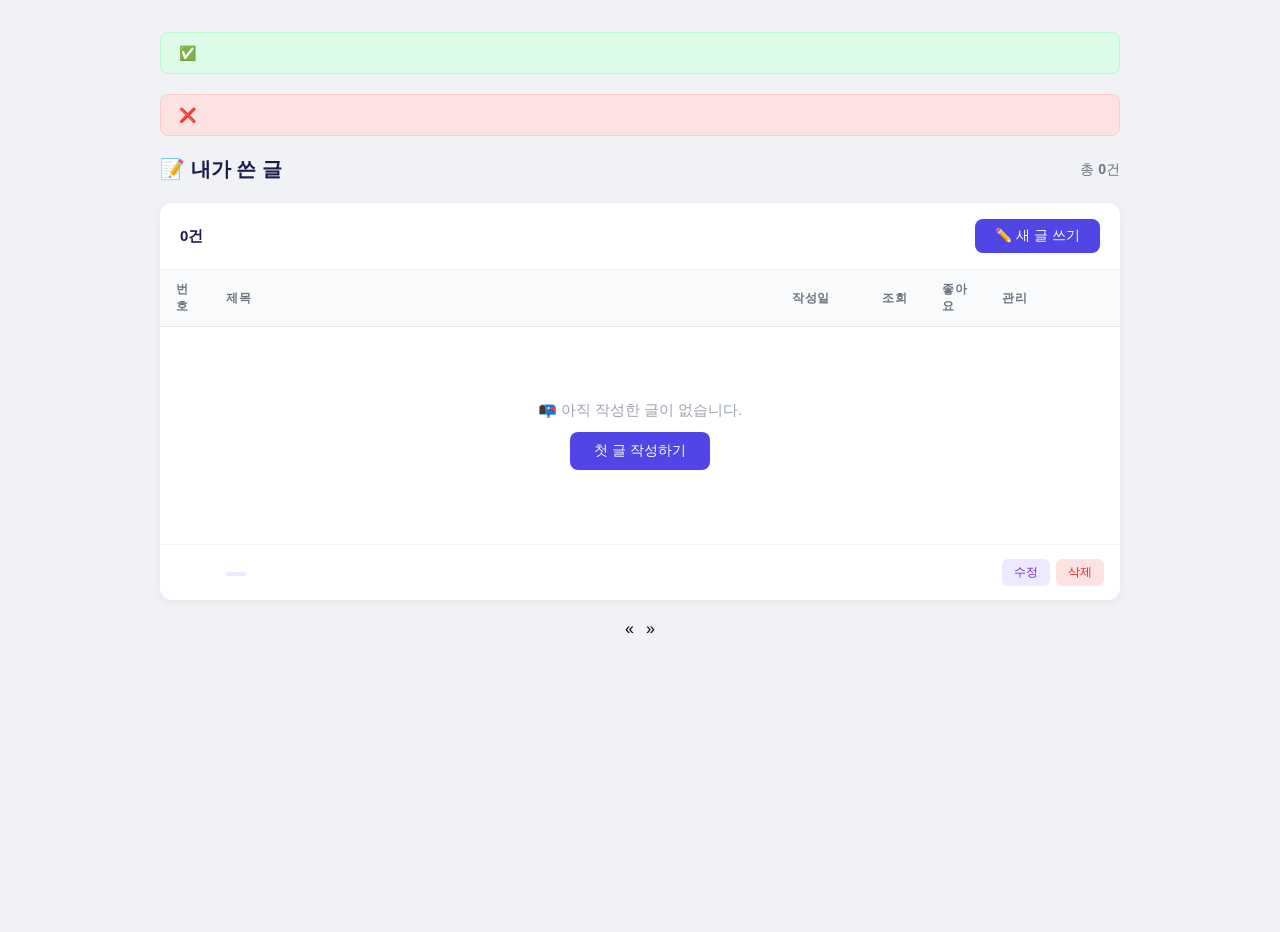
<file: src/main/resources/templates/my-posts.html>
<!DOCTYPE html>
<html lang="ko" xmlns:th="http://www.thymeleaf.org">
<head>
    <link rel="icon" type="image/svg+xml" th:href="@{/favicon.svg}">
    <meta charset="UTF-8">
    <title>내가 쓴 글</title>
    <!--
        내가 쓴 글 관리 페이지 (my-posts.html)
        - 로그인한 사용자 본인이 작성한 게시글 목록을 최신순으로 표시 (15개/페이지)
        - 각 행에서 수정 버튼(→ /board/{id}/edit) 과 삭제 버튼(POST /my-posts/{id}/delete) 제공
        - 삭제 시 confirm 다이얼로그 표시 후 CSRF 토큰과 함께 폼 제출
        - 삭제 후 현재 페이지 번호를 유지해 목록 위치 복귀
        - Model 속성: posts, postPage, currentPage
    -->
    <th:block th:replace="~{fragments/header :: headerStyles}"></th:block>
    <style>
        *, *::before, *::after { box-sizing: border-box; margin: 0; padding: 0; }
        body { font-family: 'Segoe UI', sans-serif; background: #f0f2f5; min-height: 100vh; }

        .wrapper { max-width: 1000px; margin: 32px auto; padding: 0 20px 60px; }

        /* 알림 */
        .alert { padding: 12px 18px; border-radius: 8px; margin-bottom: 20px;
            font-size: 14px; display: flex; align-items: center; gap: 8px; }
        .alert-success { background: #dcfce7; color: #15803d; border: 1px solid #bbf7d0; }
        .alert-error   { background: #fee2e2; color: #dc2626; border: 1px solid #fecaca; }

        /* 페이지 타이틀 */
        .page-title {
            display: flex; justify-content: space-between; align-items: center;
            margin-bottom: 20px;
        }
        .page-title h2 {
            font-size: 20px; font-weight: 700; color: #1e1b4b;
        }
        .page-title .total-count {
            font-size: 14px; color: #6b7280;
        }

        /* 테이블 카드 */
        .table-card {
            background: white; border-radius: 12px;
            box-shadow: 0 2px 8px rgba(0,0,0,.06); overflow: hidden;
            margin-bottom: 20px;
        }
        .table-top {
            padding: 16px 20px; border-bottom: 1px solid #f1f5f9;
            display: flex; justify-content: space-between; align-items: center;
        }
        .table-top h3 { font-size: 15px; font-weight: 600; color: #1e1b4b; }
        .btn-write {
            padding: 8px 20px; background: #4f46e5; color: white;
            border-radius: 8px; text-decoration: none; font-size: 14px;
            font-weight: 500; transition: background .15s;
        }
        .btn-write:hover { background: #4338ca; }

        table { width: 100%; border-collapse: collapse; }
        thead th {
            background: #f8fafc; padding: 11px 16px;
            text-align: left; font-size: 12px; font-weight: 600;
            color: #6b7280; text-transform: uppercase; letter-spacing: .5px;
            border-bottom: 1px solid #e2e8f0;
        }
        tbody td {
            padding: 14px 16px; font-size: 14px; color: #374151;
            border-bottom: 1px solid #f1f5f9; vertical-align: middle;
        }
        tbody tr:last-child td { border-bottom: none; }
        tbody tr:hover { background: #fafbff; }

        .post-title a { color: #1e1b4b; text-decoration: none; font-weight: 500; }
        .post-title a:hover { color: #4f46e5; text-decoration: underline; }
        .badge-cat {
            display: inline-block; padding: 2px 10px; border-radius: 20px;
            font-size: 11px; font-weight: 600;
            background: #ede9fe; color: #6d28d9; margin-right: 6px;
        }
        .meta { font-size: 12px; color: #9ca3af; margin-top: 3px; }
        td.num { color: #9ca3af; font-size: 13px; text-align: center; }

        /* 액션 버튼 */
        .action-group { display: flex; gap: 6px; justify-content: center; }
        .btn-edit {
            padding: 5px 12px; font-size: 12px; border-radius: 6px;
            background: #ede9fe; color: #6d28d9; text-decoration: none;
            transition: background .15s; white-space: nowrap;
        }
        .btn-edit:hover { background: #ddd6fe; }
        .btn-delete {
            padding: 5px 12px; font-size: 12px; border-radius: 6px;
            background: #fee2e2; color: #dc2626; border: none; cursor: pointer;
            font-family: inherit; transition: background .15s; white-space: nowrap;
        }
        .btn-delete:hover { background: #fecaca; }

        /* 빈 목록 */
        .empty { text-align: center; padding: 60px 0; color: #9ca3af; font-size: 15px; }
        .empty a {
            display: inline-block; margin-top: 12px; padding: 10px 24px;
            background: #4f46e5; color: white; border-radius: 8px;
            text-decoration: none; font-size: 14px;
        }

        /* 페이징 */
        .pagination {
            display: flex; justify-content: center; gap: 6px; margin-top: 20px;
        }
        .page-btn {
            padding: 7px 13px; border-radius: 8px; font-size: 14px;
            border: 1px solid #e2e8f0; background: white; color: #374151;
            text-decoration: none; transition: all .15s;
        }
        .page-btn:hover { border-color: #4f46e5; color: #4f46e5; }
        .page-btn.active { background: #4f46e5; color: white; border-color: #4f46e5; }
        .page-btn.disabled { color: #d1d5db; pointer-events: none; }

        @media (max-width: 640px) {
            th.hide-sm, td.hide-sm { display: none; }
        }
    </style>
</head>
<body>

<div th:replace="~{fragments/header :: siteHeader('내 글 관리', 'home')}"></div>

<div class="wrapper">

    <div th:if="${successMsg}" class="alert alert-success">✅ <span th:text="${successMsg}"></span></div>
    <div th:if="${errorMsg}"   class="alert alert-error">❌ <span th:text="${errorMsg}"></span></div>

    <!-- 페이지 타이틀 -->
    <div class="page-title">
        <h2>📝 내가 쓴 글</h2>
        <span class="total-count">총 <strong th:text="${postPage.totalElements}">0</strong>건</span>
    </div>

    <!-- 게시글 목록 -->
    <div class="table-card">
        <div class="table-top">
            <h3 th:text="${postPage.totalElements} + '건'">0건</h3>
            <a th:href="@{/board/write}" class="btn-write">✏️ 새 글 쓰기</a>
        </div>

        <table>
            <thead>
            <tr>
                <th style="width:50px;" class="hide-sm">번호</th>
                <th>제목</th>
                <th style="width:90px;" class="hide-sm">작성일</th>
                <th style="width:60px;">조회</th>
                <th style="width:60px;">좋아요</th>
                <th style="width:120px;">관리</th>
            </tr>
            </thead>
            <tbody>
            <!-- 게시글 없을 때 -->
            <tr th:if="${#lists.isEmpty(posts)}">
                <td colspan="6">
                    <div class="empty">
                        📭 아직 작성한 글이 없습니다.
                        <br/>
                        <a th:href="@{/board/write}">첫 글 작성하기</a>
                    </div>
                </td>
            </tr>
            <!-- 게시글 목록 -->
            <tr th:each="post : ${posts}">
                <td class="num hide-sm" th:text="${post.id}"></td>
                <td class="post-title">
                    <span th:if="${post.category != null}"
                          class="badge-cat" th:text="${post.category.name}"></span>
                    <a th:href="@{/board/{id}(id=${post.id})}" th:text="${post.title}"></a>
                    <div class="meta">
                        <span th:text="${#temporals.format(post.createdAt, 'yyyy-MM-dd HH:mm')}"></span>
                    </div>
                </td>
                <td class="num hide-sm" th:text="${#temporals.format(post.createdAt, 'MM/dd')}"></td>
                <td class="num" th:text="${post.viewCount}"></td>
                <td class="num" th:text="${post.likeCount}"></td>
                <td>
                    <div class="action-group">
                        <!-- 수정 버튼 -->
                        <a th:href="@{/board/{id}/edit(id=${post.id})}" class="btn-edit">수정</a>
                        <!-- 삭제 버튼 -->
                        <form th:action="@{/my-posts/{id}/delete(id=${post.id})}" method="post"
                              onsubmit="return confirm('정말 삭제하시겠습니까?');">
                            <input type="hidden" th:name="${_csrf.parameterName}" th:value="${_csrf.token}"/>
                            <input type="hidden" name="page" th:value="${currentPage}"/>
                            <button type="submit" class="btn-delete">삭제</button>
                        </form>
                    </div>
                </td>
            </tr>
            </tbody>
        </table>
    </div>

    <!-- 페이징 -->
    <div class="pagination" th:if="${postPage.totalPages > 1}">
        <a th:href="@{/my-posts(page=0)}"
           th:class="${postPage.first} ? 'page-btn disabled' : 'page-btn'">«</a>

        <a th:each="i : ${#numbers.sequence(0, postPage.totalPages - 1)}"
           th:if="${i >= currentPage - 2 and i <= currentPage + 2}"
           th:href="@{/my-posts(page=${i})}"
           th:text="${i + 1}"
           th:class="${i == currentPage} ? 'page-btn active' : 'page-btn'"></a>

        <a th:href="@{/my-posts(page=${postPage.totalPages - 1})}"
           th:class="${postPage.last} ? 'page-btn disabled' : 'page-btn'">»</a>
    </div>

</div>
</body>
</html>
</file>
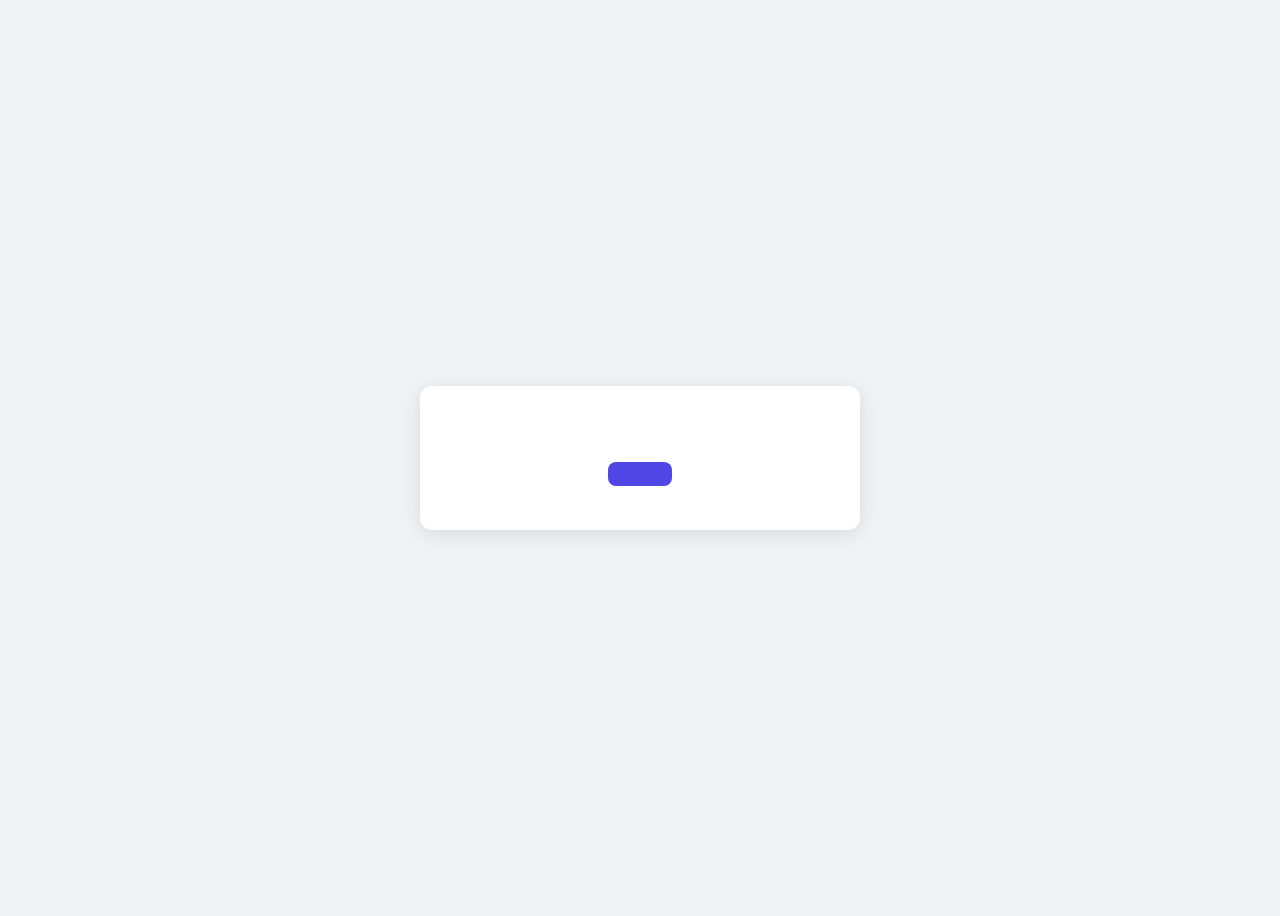
<file: src/main/resources/templates/profile-verify-result.html>
<!DOCTYPE html>
<html lang="ko" xmlns:th="http://www.thymeleaf.org">
<head>
    <link rel="icon" type="image/svg+xml" th:href="@{/favicon.svg}">
    <meta charset="UTF-8"><title>이메일 변경 인증</title>
    <script th:src="@{/js/theme.js}"></script>
    <link rel="stylesheet" th:href="@{/css/theme.css}"/>
    <style>
        body { font-family:'Segoe UI',sans-serif; background:#f0f2f5;
            display:flex; justify-content:center; align-items:center; height:100vh; }
        .card { background:white; padding:40px; border-radius:12px;
            box-shadow:0 4px 20px rgba(0,0,0,.1); width:360px; text-align:center; }
        .icon { font-size:48px; margin-bottom:16px; }
        p    { color:#444; font-size:16px; line-height:1.6; }
        .btn { display:inline-block; margin-top:20px; padding:12px 32px;
            background:#4f46e5; color:white; text-decoration:none;
            border-radius:8px; font-size:15px; }
    </style>
</head>
<body>
<!-- 이메일 변경 인증 결과 페이지 -->
<!-- ProfileController.verifyEmailChange() 에서 토큰 검증 후 success/msg 를 Model 에 담아 렌더링 -->
<!-- 성공 시 홈으로, 실패 시 프로필 페이지로 이동하는 버튼 표시 -->
<div class="card">
    <div class="icon" th:text="${success} ? '✅' : '❌'"></div>
    <p th:text="${msg}"></p>
    <a th:href="${success} ? '/board' : '/profile'" class="btn"
       th:text="${success} ? '홈으로 이동' : '프로필로 돌아가기'"></a>
</div>
</body>
</html>
</file>
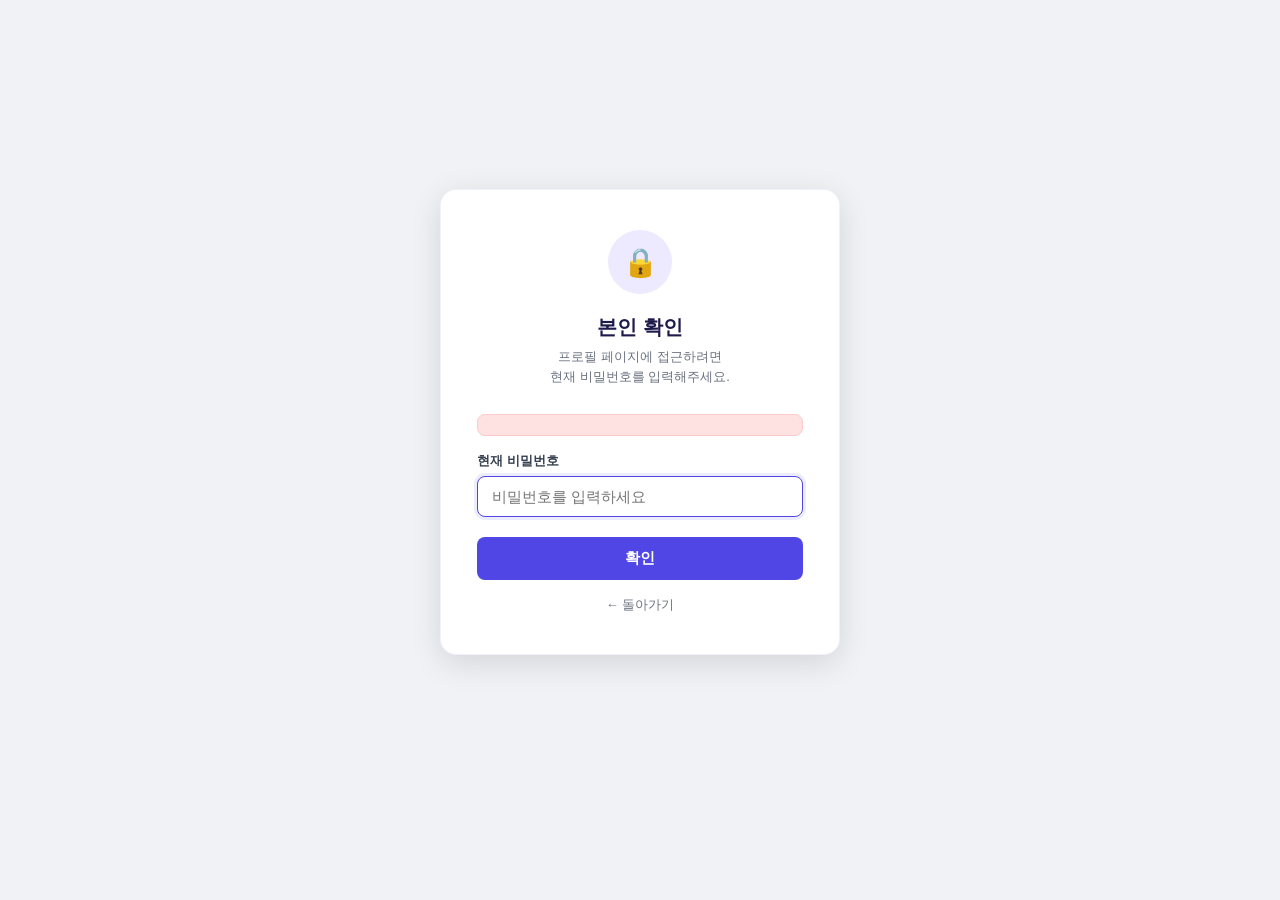
<file: src/main/resources/templates/profile-verify.html>
<!DOCTYPE html>
<html lang="ko" xmlns:th="http://www.thymeleaf.org">
<head>
    <link rel="icon" type="image/svg+xml" th:href="@{/favicon.svg}">
    <meta charset="UTF-8">
    <title>본인 확인</title>
    <!--
        프로필 본인 확인 페이지 (profile-verify.html)
        - 프로필 페이지(/profile) 접근 전 현재 비밀번호를 한 번 더 확인하는 보안 페이지
        - 인증 성공 시 세션에 PROFILE_VERIFIED_AT 타임스탬프 저장 (10분 유효)
        - Model 속성: isLoggedIn, username, isAdmin, errorMsg(optional)
    -->
    <th:block th:replace="~{fragments/header :: headerStyles}"></th:block>
    <style>
        *, *::before, *::after { box-sizing: border-box; margin: 0; padding: 0; }
        body {
            font-family: 'Segoe UI', sans-serif;
            background: #f0f2f5;
            min-height: 100vh;
        }

        /* 중앙 카드 래퍼 */
        .verify-wrapper {
            display: flex;
            justify-content: center;
            align-items: center;
            min-height: calc(100vh - 56px); /* 헤더 높이 제외 */
            padding: 24px 16px;
        }

        .verify-card {
            background: white;
            border-radius: 16px;
            box-shadow: 0 8px 32px rgba(0, 0, 0, .12);
            padding: 40px 36px;
            width: 100%;
            max-width: 400px;
            border: 1px solid rgba(79, 70, 229, .08);
        }

        /* 다크 모드 */
        [data-theme="dark"] .verify-card {
            background: #1e1b4b;
            border-color: rgba(255, 255, 255, .1);
            box-shadow: 0 8px 32px rgba(0, 0, 0, .4);
        }

        /* 자물쇠 아이콘 영역 */
        .verify-icon {
            width: 64px;
            height: 64px;
            border-radius: 50%;
            background: #ede9fe;
            display: flex;
            align-items: center;
            justify-content: center;
            font-size: 28px;
            margin: 0 auto 20px;
        }

        [data-theme="dark"] .verify-icon {
            background: rgba(109, 40, 217, .3);
        }

        .verify-title {
            text-align: center;
            font-size: 20px;
            font-weight: 700;
            color: #1e1b4b;
            margin-bottom: 6px;
        }

        [data-theme="dark"] .verify-title {
            color: #e0e7ff;
        }

        .verify-desc {
            text-align: center;
            font-size: 13px;
            color: #6b7280;
            margin-bottom: 28px;
            line-height: 1.5;
        }

        [data-theme="dark"] .verify-desc {
            color: #9ca3af;
        }

        /* 에러 메시지 */
        .error-msg {
            background: #fee2e2;
            color: #dc2626;
            border: 1px solid #fecaca;
            border-radius: 8px;
            padding: 10px 14px;
            font-size: 13px;
            margin-bottom: 16px;
            text-align: center;
        }

        /* 폼 */
        .form-group {
            margin-bottom: 16px;
        }

        label {
            display: block;
            font-size: 13px;
            font-weight: 600;
            color: #374151;
            margin-bottom: 6px;
        }

        [data-theme="dark"] label {
            color: #c7d2fe;
        }

        input[type="password"] {
            width: 100%;
            padding: 11px 14px;
            border: 1px solid #e2e8f0;
            border-radius: 8px;
            font-size: 15px;
            transition: border .2s;
            background: white;
            color: #1f2937;
        }

        input[type="password"]:focus {
            outline: none;
            border-color: #4f46e5;
            box-shadow: 0 0 0 3px rgba(79, 70, 229, .1);
        }

        [data-theme="dark"] input[type="password"] {
            background: rgba(255, 255, 255, .07);
            border-color: rgba(255, 255, 255, .15);
            color: #e0e7ff;
        }

        [data-theme="dark"] input[type="password"]:focus {
            border-color: #818cf8;
            box-shadow: 0 0 0 3px rgba(129, 140, 248, .15);
        }

        /* 확인 버튼 */
        .btn-verify {
            width: 100%;
            padding: 12px;
            background: #4f46e5;
            color: white;
            border: none;
            border-radius: 8px;
            font-size: 15px;
            font-weight: 600;
            cursor: pointer;
            transition: background .2s;
            margin-top: 4px;
        }

        .btn-verify:hover {
            background: #4338ca;
        }

        /* 취소 링크 */
        .cancel-link {
            display: block;
            text-align: center;
            margin-top: 16px;
            font-size: 13px;
            color: #6b7280;
            text-decoration: none;
        }

        .cancel-link:hover {
            color: #4f46e5;
        }

        [data-theme="dark"] .cancel-link {
            color: #9ca3af;
        }

        [data-theme="dark"] .cancel-link:hover {
            color: #818cf8;
        }
    </style>
</head>
<body>
<div th:replace="~{fragments/header :: siteHeader(boardName='본인 확인', rightMode='home')}"></div>

<div class="verify-wrapper">
    <div class="verify-card">
        <!-- 자물쇠 아이콘 -->
        <div class="verify-icon">🔒</div>

        <div class="verify-title">본인 확인</div>
        <div class="verify-desc">
            프로필 페이지에 접근하려면<br>현재 비밀번호를 입력해주세요.
        </div>

        <!-- 오류 메시지 -->
        <div th:if="${errorMsg}" class="error-msg" th:text="${errorMsg}"></div>

        <!-- 비밀번호 확인 폼 -->
        <form th:action="@{/profile/verify}" method="post">
            <input type="hidden" th:name="${_csrf.parameterName}" th:value="${_csrf.token}"/>
            <div class="form-group">
                <label for="password">현재 비밀번호</label>
                <input type="password" id="password" name="password"
                       placeholder="비밀번호를 입력하세요"
                       required autofocus
                       onkeydown="if(event.key==='Enter') this.form.requestSubmit();">
            </div>
            <button type="submit" class="btn-verify">확인</button>
        </form>

        <a href="javascript:history.back();" class="cancel-link">← 돌아가기</a>
    </div>
</div>
</body>
</html>
</file>
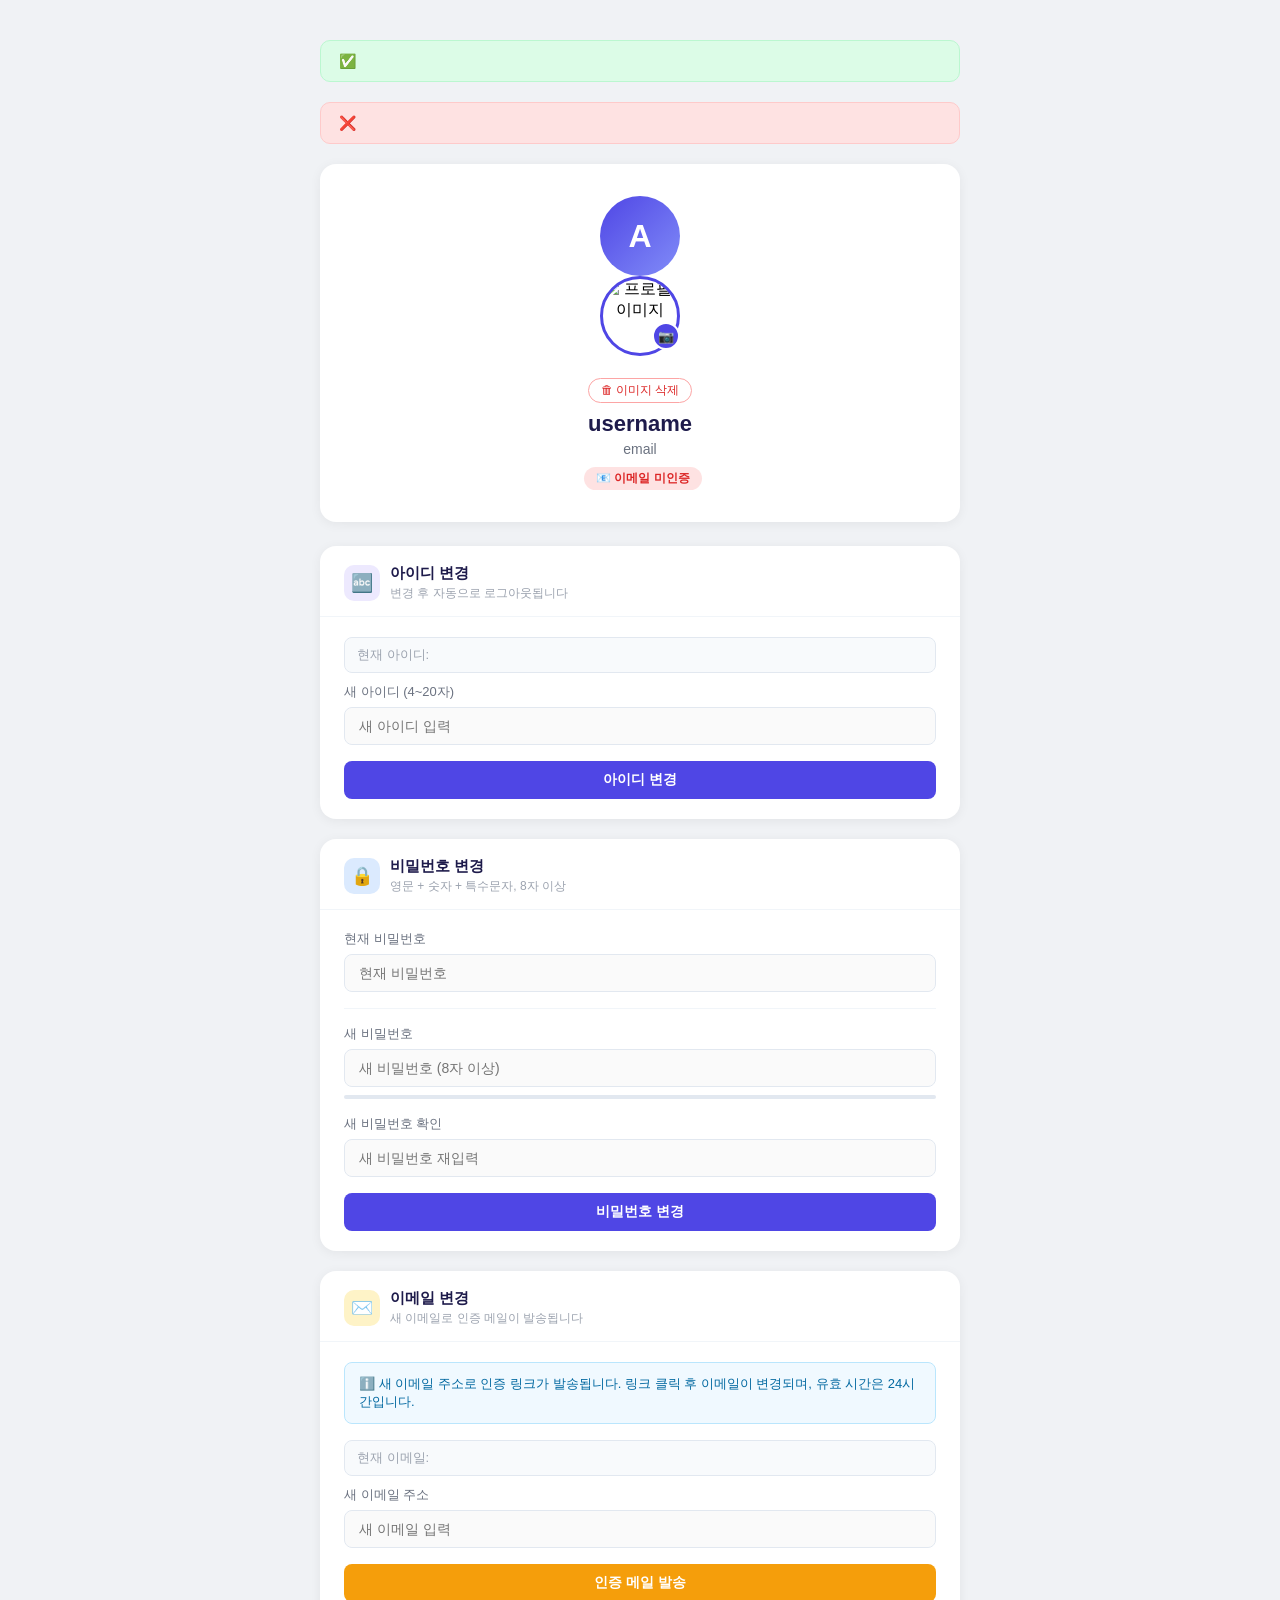
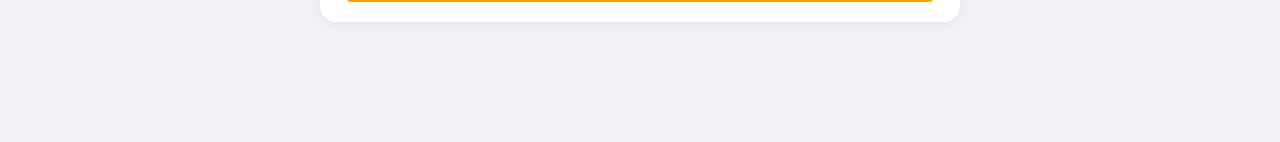
<file: src/main/resources/templates/profile.html>
<!DOCTYPE html>
<html lang="ko" xmlns:th="http://www.thymeleaf.org">
<head>
    <link rel="icon" type="image/svg+xml" th:href="@{/favicon.svg}">
    <meta charset="UTF-8">
    <title>프로필 수정</title>
    <!--
        프로필 관리 페이지 (profile.html)
        - 로그인한 사용자 본인만 접근 가능 (/profile/** 인증 필수)
        - 프로필 이미지 변경/삭제, 아이디 변경(재로그인 필요), 비밀번호 변경, 이메일 변경(인증 메일) 기능 제공
        - 각 섹션이 독립된 <form> 으로 구성되어 개별 POST 요청으로 처리
        - Model 속성: user (User 엔티티), isLoggedIn, username, isAdmin
    -->
    <th:block th:replace="~{fragments/header :: headerStyles}"></th:block>
    <style>
        *, *::before, *::after { box-sizing: border-box; margin: 0; padding: 0; }

        body {
            font-family: 'Segoe UI', sans-serif;
            background: #f0f2f5;
            min-height: 100vh;
        }

        /* ── 네비게이션 ── */
        .navbar {
            background: #4f46e5; color: white;
            padding: 14px 32px;
            display: flex; justify-content: space-between; align-items: center;
            position: sticky; top: 0; z-index: 100;
            box-shadow: 0 2px 8px rgba(79,70,229,.3);
        }
        .navbar-brand { font-size: 18px; font-weight: 700; }
        .navbar a {
            color: white; text-decoration: none; font-size: 14px;
            padding: 6px 14px; border-radius: 6px;
            background: rgba(255,255,255,.15); transition: background .2s;
        }
        .navbar a:hover { background: rgba(255,255,255,.25); }

        /* ── 레이아웃 ── */
        .wrapper {
            max-width: 680px;
            margin: 40px auto;
            padding: 0 20px 60px;
        }

        /* ── 프로필 헤더 카드 ── */
        .profile-header {
            background: white;
            border-radius: 16px;
            padding: 32px;
            text-align: center;
            box-shadow: 0 2px 12px rgba(0,0,0,.06);
            margin-bottom: 24px;
        }

        /* 아바타 래퍼 */
        .avatar-wrap {
            position: relative;
            display: inline-block;
            margin-bottom: 16px;
        }
        .avatar-ring {
            width: 80px; height: 80px;
            border-radius: 50%;
            background: linear-gradient(135deg, #4f46e5, #818cf8);
            display: flex; align-items: center; justify-content: center;
            font-size: 32px; font-weight: 700; color: white;
        }
        .avatar-img {
            width: 80px; height: 80px;
            border-radius: 50%;
            object-fit: cover;
            border: 3px solid #4f46e5;
            display: block;
        }

        /* 카메라 오버레이 버튼 */
        .avatar-edit-label {
            position: absolute;
            bottom: 0; right: 0;
            width: 28px; height: 28px;
            border-radius: 50%;
            background: #4f46e5;
            color: white;
            display: flex; align-items: center; justify-content: center;
            cursor: pointer;
            font-size: 13px;
            border: 2px solid white;
            transition: background .2s;
        }
        .avatar-edit-label:hover { background: #4338ca; }

        /* 이미지 삭제 버튼 */
        .btn-img-delete {
            display: inline-block;
            margin-top: 6px;
            padding: 3px 12px;
            background: none;
            border: 1px solid #fca5a5;
            color: #dc2626;
            border-radius: 20px;
            font-size: 12px;
            cursor: pointer;
            transition: all .15s;
            font-family: inherit;
        }
        .btn-img-delete:hover { background: #fee2e2; }

        .profile-name { font-size: 22px; font-weight: 700; color: #1e1b4b; }
        .profile-email { font-size: 14px; color: #6b7280; margin-top: 4px; }
        .profile-badge {
            display: inline-block;
            padding: 3px 12px; border-radius: 20px;
            font-size: 12px; font-weight: 600; margin-top: 10px;
        }
        .badge-admin { background: #fef3c7; color: #d97706; }
        .badge-user  { background: #dbeafe; color: #2563eb; }
        .badge-unverified { background: #fee2e2; color: #dc2626; margin-left: 6px; }

        /* ── 알림 ── */
        .alert {
            padding: 12px 18px; border-radius: 10px;
            margin-bottom: 20px; font-size: 14px;
            display: flex; align-items: center; gap: 8px;
        }
        .alert-success { background: #dcfce7; color: #15803d; border: 1px solid #bbf7d0; }
        .alert-error   { background: #fee2e2; color: #dc2626; border: 1px solid #fecaca; }

        /* ── 섹션 카드 ── */
        .section-card {
            background: white;
            border-radius: 16px;
            box-shadow: 0 2px 12px rgba(0,0,0,.06);
            margin-bottom: 20px;
            overflow: hidden;
        }
        .section-header {
            padding: 18px 24px 14px;
            border-bottom: 1px solid #f1f5f9;
            display: flex; align-items: center; gap: 10px;
        }
        .section-icon {
            width: 36px; height: 36px; border-radius: 10px;
            display: flex; align-items: center; justify-content: center;
            font-size: 18px; flex-shrink: 0;
        }
        .icon-indigo { background: #ede9fe; }
        .icon-blue   { background: #dbeafe; }
        .icon-amber  { background: #fef3c7; }
        .section-title { font-size: 15px; font-weight: 600; color: #1e1b4b; }
        .section-subtitle { font-size: 12px; color: #9ca3af; margin-top: 2px; }
        .section-body { padding: 20px 24px; }

        /* ── 폼 요소 ── */
        .form-group { margin-bottom: 16px; }
        label { display: block; margin-bottom: 6px; font-size: 13px;
            color: #6b7280; font-weight: 500; }
        input[type="text"],
        input[type="email"],
        input[type="password"] {
            width: 100%; padding: 10px 14px;
            border: 1px solid #e2e8f0; border-radius: 8px;
            font-size: 14px; color: #1e1b4b;
            transition: border .2s, box-shadow .2s;
            background: #fafafa;
        }
        input:focus {
            outline: none;
            border-color: #4f46e5;
            box-shadow: 0 0 0 3px rgba(79,70,229,.12);
            background: white;
        }
        .input-current {
            font-size: 13px; color: #9ca3af;
            padding: 8px 12px;
            background: #f8fafc;
            border: 1px solid #e2e8f0;
            border-radius: 8px;
            margin-bottom: 10px;
        }

        /* ── 버튼 ── */
        .btn {
            padding: 10px 24px; border: none; border-radius: 8px;
            font-size: 14px; font-weight: 600; cursor: pointer;
            transition: opacity .15s, transform .1s;
            font-family: inherit;
        }
        .btn:hover { opacity: .88; transform: translateY(-1px); }
        .btn:active { transform: translateY(0); }
        .btn-primary   { background: #4f46e5; color: white; }
        .btn-amber     { background: #f59e0b; color: white; }
        .btn-full      { width: 100%; }

        /* ── 비밀번호 강도 표시 ── */
        .strength-bar {
            height: 4px; border-radius: 4px;
            background: #e2e8f0; margin-top: 8px; overflow: hidden;
        }
        .strength-fill {
            height: 100%; border-radius: 4px;
            transition: width .3s, background .3s;
        }
        .strength-hint { font-size: 11px; margin-top: 4px; }

        /* ── 구분선 ── */
        .divider { height: 1px; background: #f1f5f9; margin: 4px 0 16px; }

        /* ── 이메일 변경 안내 ── */
        .info-box {
            background: #f0f9ff;
            border: 1px solid #bae6fd;
            border-radius: 8px;
            padding: 12px 14px;
            font-size: 13px; color: #0369a1;
            display: flex; gap: 8px; align-items: flex-start;
            margin-bottom: 16px;
        }

        @media (max-width: 500px) {
            .wrapper { padding: 0 12px 40px; }
            .section-body { padding: 16px; }
        }
    </style>
</head>
<body>

<!-- 프로필 페이지 -->
<div th:replace="~{fragments/header :: siteHeader('프로필 수정', 'profile')}"></div>

<div class="wrapper">

    <!-- 알림 -->
    <div th:if="${successMsg}" class="alert alert-success">
        ✅ <span th:text="${successMsg}"></span>
    </div>
    <div th:if="${errorMsg}" class="alert alert-error">
        ❌ <span th:text="${errorMsg}"></span>
    </div>

    <!-- 프로필 헤더 -->
    <div class="profile-header">

        <!-- 아바타 + 카메라 버튼 -->
        <div class="avatar-wrap">

            <!-- 이미지 없음: 이니셜 -->
            <div class="avatar-ring"
                 th:unless="${user.profileImage != null}"
                 th:text="${#strings.substring(user.username, 0, 1).toUpperCase()}">A</div>

            <!-- 이미지 있음 -->
            <img th:if="${user.profileImage != null}"
                 th:src="${user.profileImage}"
                 class="avatar-img"
                 alt="프로필 이미지"/>

            <!-- 카메라 오버레이 (파일 선택 트리거) -->
            <label class="avatar-edit-label" for="profile-image-input" title="이미지 변경">📷</label>
            <input id="profile-image-input" type="file" accept="image/*"
                   style="display:none;" onchange="submitProfileImage(this)"/>
        </div>

        <!-- 이미지 삭제 버튼 (이미지 있을 때만) -->
        <div th:if="${user.profileImage != null}">
            <form th:action="@{/profile/image/delete}" method="post"
                  onsubmit="return confirm('프로필 이미지를 삭제하시겠습니까?');">
                <input type="hidden" th:name="${_csrf.parameterName}" th:value="${_csrf.token}"/>
                <button type="submit" class="btn-img-delete">🗑 이미지 삭제</button>
            </form>
        </div>

        <div class="profile-name" th:text="${user.username}" style="margin-top:8px;">username</div>
        <div class="profile-email" th:text="${user.email}">email</div>
        <span th:class="${user.role.name() == 'ROLE_ADMIN'} ? 'profile-badge badge-admin' : 'profile-badge badge-user'"
              th:text="${user.role.name() == 'ROLE_ADMIN'} ? '👑 관리자' : '👤 일반 회원'"></span>
        <span th:unless="${user.emailVerified}" class="profile-badge badge-unverified">📧 이메일 미인증</span>
    </div>

    <!-- ① 아이디 변경 -->
    <div class="section-card">
        <div class="section-header">
            <div class="section-icon icon-indigo">🔤</div>
            <div>
                <div class="section-title">아이디 변경</div>
                <div class="section-subtitle">변경 후 자동으로 로그아웃됩니다</div>
            </div>
        </div>
        <div class="section-body">
            <div class="input-current">현재 아이디: <strong th:text="${user.username}"></strong></div>
            <form th:action="@{/profile/username}" method="post"
                  onsubmit="return confirm('아이디를 변경하면 로그아웃됩니다. 계속하시겠습니까?');">
                <input type="hidden" th:name="${_csrf.parameterName}" th:value="${_csrf.token}"/>
                <div class="form-group">
                    <label>새 아이디 (4~20자)</label>
                    <input type="text" name="newUsername" placeholder="새 아이디 입력" required
                           minlength="4" maxlength="20">
                </div>
                <button type="submit" class="btn btn-primary btn-full">아이디 변경</button>
            </form>
        </div>
    </div>

    <!-- ② 비밀번호 변경 -->
    <div class="section-card">
        <div class="section-header">
            <div class="section-icon icon-blue">🔒</div>
            <div>
                <div class="section-title">비밀번호 변경</div>
                <div class="section-subtitle">영문 + 숫자 + 특수문자, 8자 이상</div>
            </div>
        </div>
        <div class="section-body">
            <form th:action="@{/profile/password}" method="post">
                <input type="hidden" th:name="${_csrf.parameterName}" th:value="${_csrf.token}"/>
                <div class="form-group">
                    <label>현재 비밀번호</label>
                    <input type="password" name="currentPassword" placeholder="현재 비밀번호" required>
                </div>
                <div class="divider"></div>
                <div class="form-group">
                    <label>새 비밀번호</label>
                    <input type="password" name="newPassword" id="newPw"
                           placeholder="새 비밀번호 (8자 이상)" required oninput="checkStrength(this.value)">
                    <div class="strength-bar"><div class="strength-fill" id="strengthFill"></div></div>
                    <div class="strength-hint" id="strengthHint"></div>
                </div>
                <div class="form-group">
                    <label>새 비밀번호 확인</label>
                    <input type="password" name="confirmNewPassword"
                           placeholder="새 비밀번호 재입력" required>
                </div>
                <button type="submit" class="btn btn-primary btn-full">비밀번호 변경</button>
            </form>
        </div>
    </div>

    <!-- ③ 이메일 변경 -->
    <div class="section-card">
        <div class="section-header">
            <div class="section-icon icon-amber">✉️</div>
            <div>
                <div class="section-title">이메일 변경</div>
                <div class="section-subtitle">새 이메일로 인증 메일이 발송됩니다</div>
            </div>
        </div>
        <div class="section-body">
            <div class="info-box">
                ℹ️ 새 이메일 주소로 인증 링크가 발송됩니다. 링크 클릭 후 이메일이 변경되며, 유효 시간은 24시간입니다.
            </div>
            <div class="input-current">현재 이메일: <strong th:text="${user.email}"></strong></div>
            <form th:action="@{/profile/email}" method="post">
                <input type="hidden" th:name="${_csrf.parameterName}" th:value="${_csrf.token}"/>
                <div class="form-group">
                    <label>새 이메일 주소</label>
                    <input type="email" name="newEmail" placeholder="새 이메일 입력" required>
                </div>
                <button type="submit" class="btn btn-amber btn-full">인증 메일 발송</button>
            </form>
        </div>
    </div>

</div>

<script th:inline="javascript">
    const csrfParam = /*[[${_csrf.parameterName}]]*/ '_csrf';
    const csrfToken = /*[[${_csrf.token}]]*/ '';

    // 프로필 이미지 선택 즉시 폼 제출
    function submitProfileImage(input) {
        if (!input.files[0]) return;

        const form = document.createElement('form');
        form.method = 'post';
        form.action = '/profile/image';
        form.enctype = 'multipart/form-data';

        const csrf = document.createElement('input');
        csrf.type  = 'hidden';
        csrf.name  = csrfParam;
        csrf.value = csrfToken;
        form.appendChild(csrf);

        const fileInput = document.createElement('input');
        fileInput.type = 'file';
        fileInput.name = 'profileImage';
        const dt = new DataTransfer();
        dt.items.add(input.files[0]);
        fileInput.files = dt.files;
        form.appendChild(fileInput);

        document.body.appendChild(form);
        form.submit();
    }

    // 비밀번호 강도 표시
    function checkStrength(pw) {
        const fill = document.getElementById('strengthFill');
        const hint = document.getElementById('strengthHint');
        let score = 0;
        if (pw.length >= 8)  score++;
        if (/[a-zA-Z]/.test(pw)) score++;
        if (/[0-9]/.test(pw)) score++;
        if (/[!@#$%^&*()_+\-=\[\]{};':"\\|,.<>\/?]/.test(pw)) score++;

        const levels = [
            { pct: '0%',   color: '#e2e8f0', text: '' },
            { pct: '25%',  color: '#ef4444', text: '❌ 매우 약함' },
            { pct: '50%',  color: '#f59e0b', text: '⚠️ 약함' },
            { pct: '75%',  color: '#3b82f6', text: '🔵 보통' },
            { pct: '100%', color: '#22c55e', text: '✅ 강함' },
        ];
        const lv = levels[score] || levels[0];
        fill.style.width = lv.pct;
        fill.style.background = lv.color;
        hint.textContent = lv.text;
        hint.style.color = lv.color;
    }
</script>
</body>
</html>
</file>
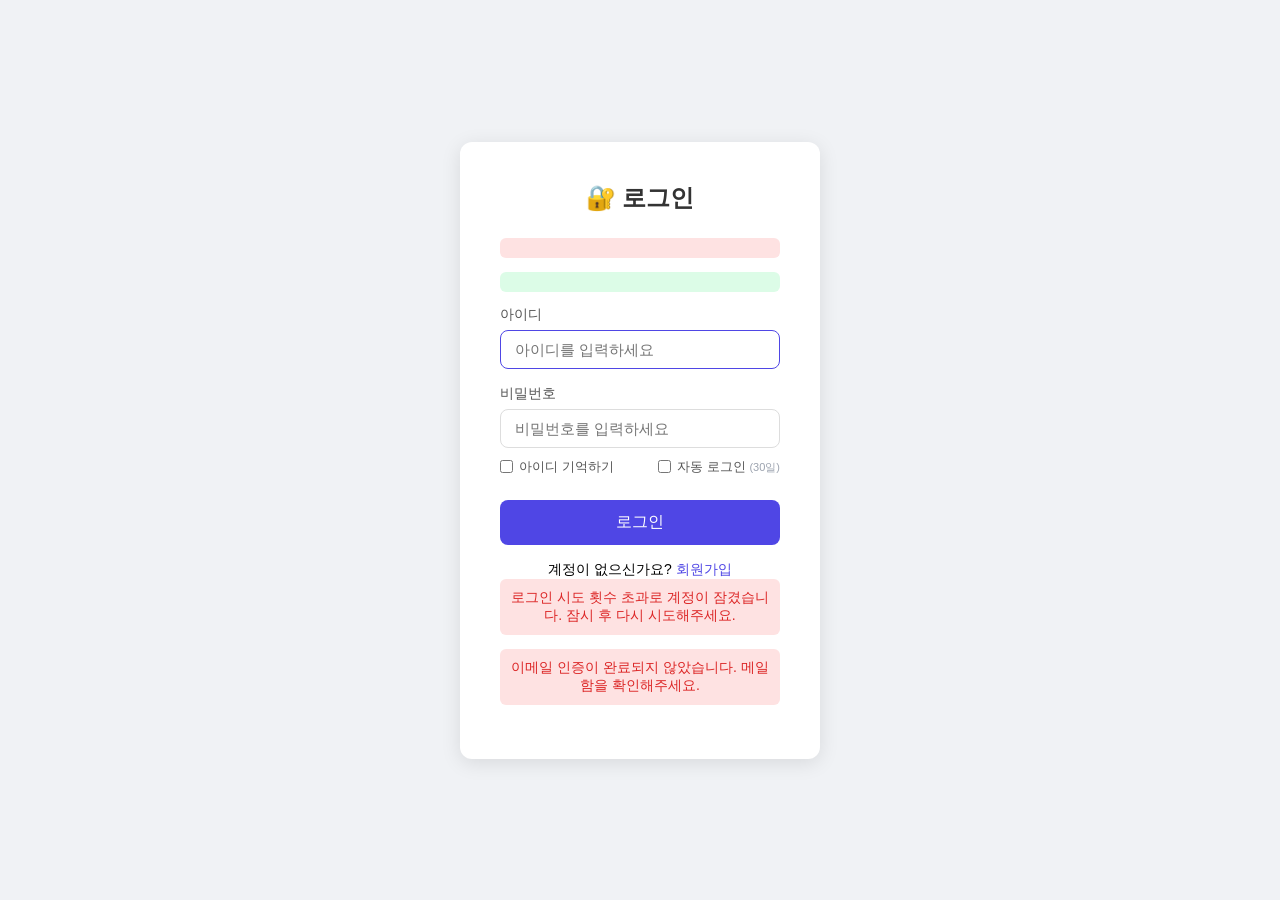
<file: src/main/resources/templates/auth/login.html>
<!DOCTYPE html>
<html lang="ko" xmlns:th="http://www.thymeleaf.org">
<head>
    <link rel="icon" type="image/svg+xml" th:href="@{/favicon.svg}">
    <meta charset="UTF-8">
    <meta name="viewport" content="width=device-width, initial-scale=1.0">
    <title>로그인</title>
    <!-- FOUC 방지: CSS 적용 전 data-theme 복원 -->
    <script th:src="@{/js/theme.js}"></script>
    <link rel="stylesheet" th:href="@{/css/theme.css}"/>
    <!--
        로그인 페이지 (auth/login.html)
        - Spring Security 의 폼 로그인 처리 URL: POST /auth/login
        - error 파라미터: 로그인 실패 메시지 표시 (아이디/비밀번호 불일치, 계정 잠금, 미인증)
        - 아이디 기억하기: 로컬스토리지에 username 저장 후 다음 방문 시 자동 입력
        - CSRF 토큰은 Thymeleaf 폼에서 th:action 사용 시 자동 삽입
    -->
    <style>
        * { box-sizing: border-box; margin: 0; padding: 0; }
        body { font-family: 'Segoe UI', sans-serif; background: #f0f2f5;
            display: flex; justify-content: center; align-items: center; min-height: 100vh;
            padding: 16px; }
        .card { background: white; padding: 40px; border-radius: 12px;
            box-shadow: 0 4px 20px rgba(0,0,0,.1); width: 100%; max-width: 360px; }
        @media (max-width: 480px) {
            .card { padding: 28px 20px; }
        }
        h2 { text-align: center; margin-bottom: 24px; color: #333; }
        .form-group { margin-bottom: 16px; }
        label { display: block; margin-bottom: 6px; font-size: 14px; color: #555; }
        input { width: 100%; padding: 10px 14px; border: 1px solid #ddd;
            border-radius: 8px; font-size: 15px; transition: border .2s; }
        input:focus { outline: none; border-color: #4f46e5; }
        .btn { width: 100%; padding: 12px; background: #4f46e5; color: white;
            border: none; border-radius: 8px; font-size: 16px; cursor: pointer;
            margin-top: 8px; transition: background .2s; }
        .btn:hover { background: #4338ca; }
        .msg { padding: 10px; border-radius: 6px; margin-bottom: 14px;
            font-size: 14px; text-align: center; }
        .error { background: #fee2e2; color: #dc2626; }
        .success { background: #dcfce7; color: #16a34a; }
        .link { text-align: center; margin-top: 16px; font-size: 14px; }
        .link a { color: #4f46e5; text-decoration: none; }
    </style>
</head>
<body>
<div class="card">
    <h2>🔐 로그인</h2>

    <div th:if="${errorMsg}" class="msg error" th:text="${errorMsg}"></div>
    <div th:if="${logoutMsg}" class="msg success" th:text="${logoutMsg}"></div>
    <form th:action="@{/auth/login}" method="post">
        <div class="form-group">
            <label>아이디</label>
            <input type="text" name="username" placeholder="아이디를 입력하세요" required autofocus>
        </div>
        <div class="form-group">
            <label>비밀번호</label>
            <input type="password" name="password" placeholder="비밀번호를 입력하세요" required
                   onkeydown="if(event.key==='Enter') this.form.requestSubmit();">
            <div style="display:flex; justify-content:space-between; align-items:center; margin-top:10px;">
                <div style="display:flex; align-items:center; gap:6px;">
                    <input type="checkbox" id="rememberMe" style="width:auto; accent-color:#4f46e5; cursor:pointer;">
                    <label for="rememberMe" style="margin:0; font-size:13px; color:#555; cursor:pointer;">아이디 기억하기</label>
                </div>
                <div style="display:flex; align-items:center; gap:6px;">
                    <input type="checkbox" id="autoLogin" name="remember-me" style="width:auto; accent-color:#4f46e5; cursor:pointer;">
                    <label for="autoLogin" style="margin:0; font-size:13px; color:#555; cursor:pointer;">
                        자동 로그인 <span style="color:#9ca3af; font-size:11px;">(30일)</span>
                    </label>
                </div>
            </div>
        </div>
        <button class="btn" type="submit">로그인</button>
    </form>

    <div class="link">
        계정이 없으신가요? <a th:href="@{/auth/signup}">회원가입</a>
    </div>

    <div th:if="${param.locked}" class="msg error">
        로그인 시도 횟수 초과로 계정이 잠겼습니다. 잠시 후 다시 시도해주세요.
    </div>

    <div th:if="${param.unverified}" class="msg error">
        이메일 인증이 완료되지 않았습니다. 메일함을 확인해주세요.
    </div>
</div>
<script>
    const usernameInput = document.querySelector('input[name="username"]');
    const rememberChk   = document.getElementById('rememberMe');

    // 페이지 로드 시 저장된 아이디 복원
    const savedId = localStorage.getItem('savedUsername');
    if (savedId) {
        usernameInput.value = savedId;
        rememberChk.checked = true;
    }

    // 폼 제출 시 체크 여부에 따라 저장/삭제
    document.querySelector('form').addEventListener('submit', function () {
        if (rememberChk.checked) {
            localStorage.setItem('savedUsername', usernameInput.value);
        } else {
            localStorage.removeItem('savedUsername');
        }
    });
</script>
</body>
</html>
</file>
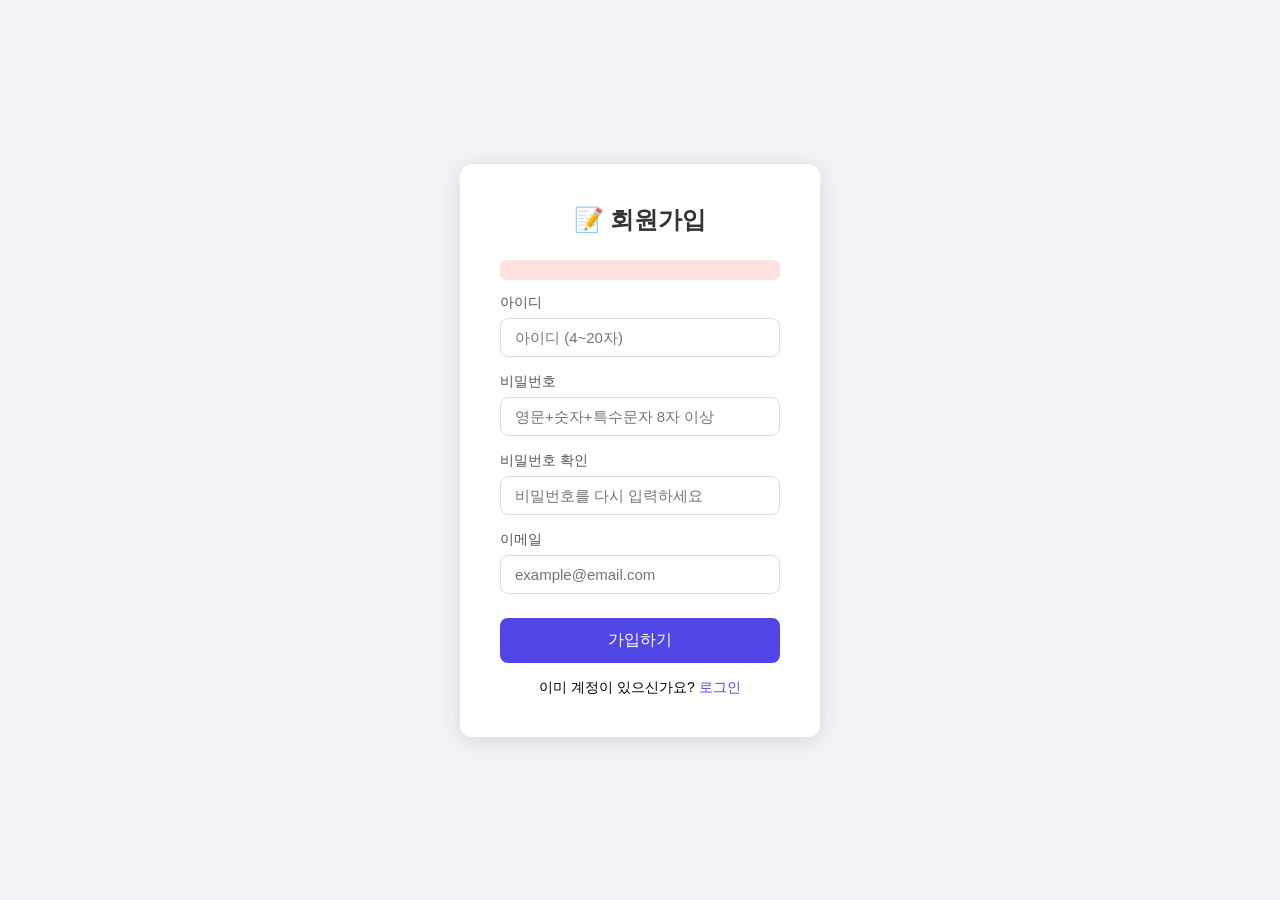
<file: src/main/resources/templates/auth/signup.html>
<!DOCTYPE html>
<html lang="ko" xmlns:th="http://www.thymeleaf.org">
<head>
    <link rel="icon" type="image/svg+xml" th:href="@{/favicon.svg}">
    <meta charset="UTF-8">
    <meta name="viewport" content="width=device-width, initial-scale=1.0">
    <title>회원가입</title>
    <!-- FOUC 방지: CSS 적용 전 data-theme 복원 -->
    <script th:src="@{/js/theme.js}"></script>
    <link rel="stylesheet" th:href="@{/css/theme.css}"/>
    <!--
        회원가입 페이지 (auth/signup.html)
        - POST /auth/signup 으로 아이디/비밀번호/이메일 전송
        - 비밀번호 정책: 8자 이상, 영문+숫자+특수문자 조합 (PasswordValidator 에서 검증)
        - 가입 성공 시 이메일로 인증 링크 발송 → 클릭 후 로그인 가능 (emailVerified = true)
        - 에러 메시지는 FlashAttribute(errorMsg) 로 전달
    -->
    <style>
        /* login.html 스타일 동일 적용 */
        * { box-sizing: border-box; margin: 0; padding: 0; }
        body { font-family: 'Segoe UI', sans-serif; background: #f0f2f5;
            display: flex; justify-content: center; align-items: center; min-height: 100vh;
            padding: 16px; }
        .card { background: white; padding: 40px; border-radius: 12px;
            box-shadow: 0 4px 20px rgba(0,0,0,.1); width: 100%; max-width: 360px; }
        @media (max-width: 480px) {
            .card { padding: 28px 20px; }
        }
        h2 { text-align: center; margin-bottom: 24px; color: #333; }
        .form-group { margin-bottom: 16px; }
        label { display: block; margin-bottom: 6px; font-size: 14px; color: #555; }
        input { width: 100%; padding: 10px 14px; border: 1px solid #ddd;
            border-radius: 8px; font-size: 15px; }
        input:focus { outline: none; border-color: #4f46e5; }
        .btn { width: 100%; padding: 12px; background: #4f46e5; color: white;
            border: none; border-radius: 8px; font-size: 16px; cursor: pointer; margin-top: 8px; }
        .btn:hover { background: #4338ca; }
        .msg { padding: 10px; border-radius: 6px; margin-bottom: 14px;
            font-size: 14px; text-align: center; }
        .error { background: #fee2e2; color: #dc2626; }
        .link { text-align: center; margin-top: 16px; font-size: 14px; }
        .link a { color: #4f46e5; text-decoration: none; }
    </style>
</head>
<body>
<div class="card">
    <h2>📝 회원가입</h2>

    <div th:if="${errorMsg}" class="msg error" th:text="${errorMsg}"></div>

    <form th:action="@{/auth/signup}" method="post">
        <div class="form-group">
            <label>아이디</label>
            <input type="text" name="username" placeholder="아이디 (4~20자)" required>
        </div>
        <div class="form-group">
            <label>비밀번호</label>
            <input type="password" name="password"
                   placeholder="영문+숫자+특수문자 8자 이상" required>
        </div>
        <!-- ✅ 추가 -->
        <div class="form-group">
            <label>비밀번호 확인</label>
            <input type="password" name="confirmPassword"
                   placeholder="비밀번호를 다시 입력하세요" required>
        </div>
        <div class="form-group">
            <label>이메일</label>
            <input type="email" name="email" placeholder="example@email.com" required>
        </div>
        <button class="btn" type="submit">가입하기</button>
    </form>

    <div class="link">
        이미 계정이 있으신가요? <a th:href="@{/auth/login}">로그인</a>
    </div>
</div>
</body>
</html>
</file>
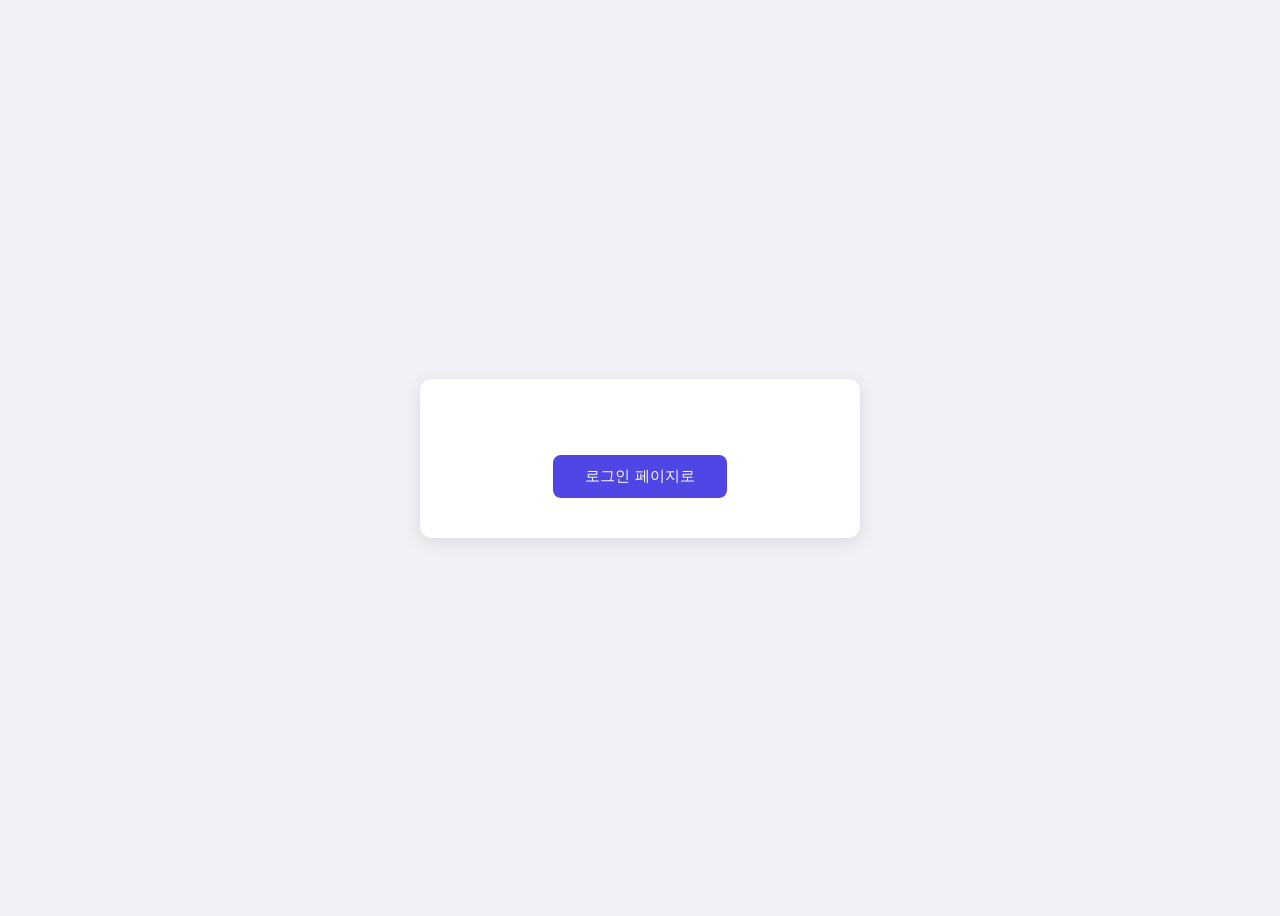
<file: src/main/resources/templates/auth/verify-result.html>
<!DOCTYPE html>
<html lang="ko" xmlns:th="http://www.thymeleaf.org">
<head>
    <link rel="icon" type="image/svg+xml" th:href="@{/favicon.svg}">
    <meta charset="UTF-8"><title>이메일 인증</title>
    <script th:src="@{/js/theme.js}"></script>
    <link rel="stylesheet" th:href="@{/css/theme.css}"/>
    <style>
        body { font-family:'Segoe UI',sans-serif; background:#f0f2f5;
            display:flex; justify-content:center; align-items:center; height:100vh; }
        .card { background:white; padding:40px; border-radius:12px;
            box-shadow:0 4px 20px rgba(0,0,0,.1); width:360px; text-align:center; }
        .icon { font-size:48px; margin-bottom:16px; }
        .btn  { display:inline-block; margin-top:20px; padding:12px 32px;
            background:#4f46e5; color:white; text-decoration:none;
            border-radius:8px; font-size:15px; }
    </style>
</head>
<body>
<!-- 회원가입 이메일 인증 결과 페이지 -->
<!-- AuthController.verifyEmail() 에서 토큰 검증 후 success/msg 를 Model 에 담아 렌더링 -->
<!-- success=true 이면 인증 완료 아이콘, false 이면 오류 아이콘 표시 -->
<div class="card">
    <div class="icon" th:text="${success} ? '✅' : '❌'"></div>
    <p th:text="${msg}" style="color:#444; font-size:16px;"></p>
    <a th:href="@{/auth/login}" class="btn">로그인 페이지로</a>
</div>
</body>
</html>
</file>
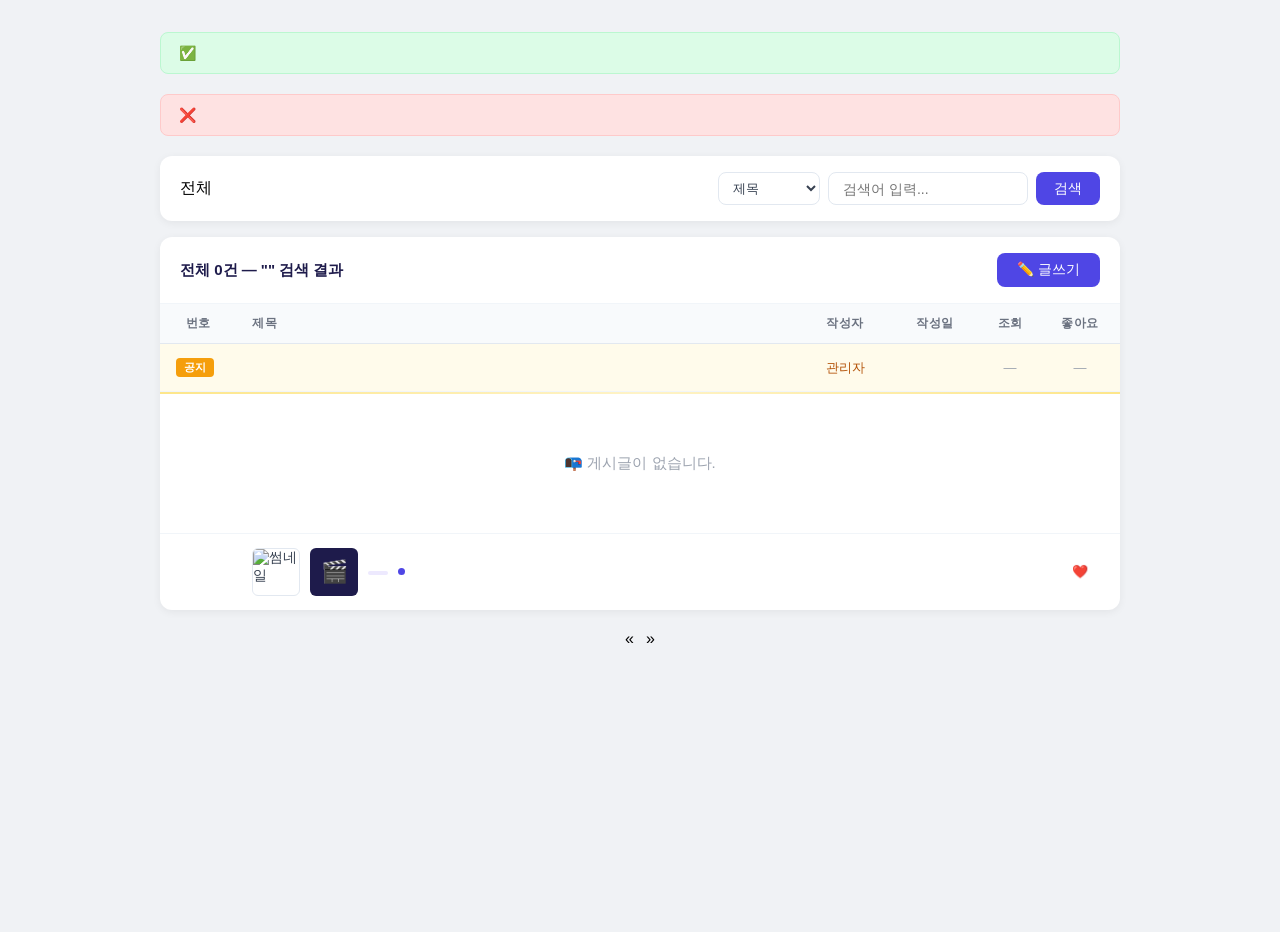
<file: src/main/resources/templates/board/board-list.html>
<!DOCTYPE html>
<html lang="ko" xmlns:th="http://www.thymeleaf.org">
<head>
    <link rel="icon" type="image/svg+xml" th:href="@{/favicon.svg}">
    <meta charset="UTF-8">
    <title>게시판</title>
    <!--
        게시판 목록 페이지 (board/board-list.html)
        - /board 경로 진입 시 표시되는 전체 게시글 목록 화면
        - 카테고리 필터, 제목 키워드 검색, 10개 단위 페이징 지원
        - 비로그인 사용자도 조회 가능 / 글쓰기 버튼 클릭 시 로그인 페이지로 이동
        - Model 속성: posts, postPage, categories, categoryId, keyword, currentPage, currentBoardName
    -->
    <th:block th:replace="~{fragments/header :: headerStyles}"></th:block>
    <style>
        *, *::before, *::after { box-sizing: border-box; margin: 0; padding: 0; }
        body { font-family: 'Segoe UI', sans-serif; background: #f0f2f5; min-height: 100vh; }

        .navbar {
            background: #4f46e5; color: white;
            padding: 14px 32px;
            display: flex; justify-content: space-between; align-items: center;
            position: sticky; top: 0; z-index: 100;
            box-shadow: 0 2px 8px rgba(79,70,229,.3);
        }
        .navbar-brand { font-size: 18px; font-weight: 700; }
        .navbar a { color: white; text-decoration: none; font-size: 14px;
            padding: 6px 14px; border-radius: 6px;
            background: rgba(255,255,255,.15); transition: background .2s; }
        .navbar a:hover { background: rgba(255,255,255,.25); }

        .wrapper { max-width: 1000px; margin: 32px auto; padding: 0 20px 60px; }

        /* 알림 */
        .alert { padding: 12px 18px; border-radius: 8px; margin-bottom: 20px;
            font-size: 14px; display: flex; align-items: center; gap: 8px; }
        .alert-success { background: #dcfce7; color: #15803d; border: 1px solid #bbf7d0; }
        .alert-error   { background: #fee2e2; color: #dc2626; border: 1px solid #fecaca; }

        /* 필터 바 */
        .filter-bar {
            background: white; border-radius: 12px;
            padding: 16px 20px; margin-bottom: 16px;
            box-shadow: 0 2px 8px rgba(0,0,0,.06);
            display: flex; gap: 10px; flex-wrap: wrap; align-items: center;
        }
        .cat-btn {
            padding: 6px 16px; border-radius: 20px; font-size: 13px;
            border: 1px solid #e2e8f0; background: white; cursor: pointer;
            color: #6b7280; transition: all .15s; text-decoration: none;
        }
        .cat-btn:hover, .cat-btn.active {
            background: #4f46e5; color: white; border-color: #4f46e5;
        }
        .search-wrap { display: flex; gap: 8px; margin-left: auto; }
        .search-wrap input {
            padding: 7px 14px; border: 1px solid #e2e8f0; border-radius: 8px;
            font-size: 14px; width: 200px;
        }
        .search-wrap input:focus { outline: none; border-color: #4f46e5; }
        /* 검색 타입 드롭다운 */
        .search-type-select {
            padding: 7px 10px; border: 1px solid #e2e8f0; border-radius: 8px;
            font-size: 13px; background: white; color: #374151;
            cursor: pointer; flex-shrink: 0;
        }
        .search-type-select:focus { outline: none; border-color: #4f46e5; }
        .btn-search {
            padding: 7px 18px; background: #4f46e5; color: white;
            border: none; border-radius: 8px; font-size: 14px; cursor: pointer;
        }

        /* 테이블 카드 */
        .table-card {
            background: white; border-radius: 12px;
            box-shadow: 0 2px 8px rgba(0,0,0,.06); overflow: hidden;
            margin-bottom: 20px;
        }
        .table-top {
            padding: 16px 20px; border-bottom: 1px solid #f1f5f9;
            display: flex; justify-content: space-between; align-items: center;
        }
        .table-top h3 { font-size: 15px; font-weight: 600; color: #1e1b4b; }
        .btn-write {
            padding: 8px 20px; background: #4f46e5; color: white;
            border-radius: 8px; text-decoration: none; font-size: 14px;
            font-weight: 500; transition: background .15s;
        }
        .btn-write:hover { background: #4338ca; }

        table { width: 100%; border-collapse: collapse; }
        thead th {
            background: #f8fafc; padding: 11px 16px;
            text-align: left; font-size: 12px; font-weight: 600;
            color: #6b7280; text-transform: uppercase; letter-spacing: .5px;
            border-bottom: 1px solid #e2e8f0; white-space: nowrap;
        }
        tbody td {
            padding: 14px 16px; font-size: 14px; color: #374151;
            border-bottom: 1px solid #f1f5f9; vertical-align: middle;
        }
        tbody tr:last-child td { border-bottom: none; }
        tbody tr:hover { background: #fafbff; }

        .post-title a { color: #1e1b4b; text-decoration: none; font-weight: 500; }
        .post-title a:hover { color: #4f46e5; text-decoration: underline; }
        .comment-count {
            display: inline-block;
            color: #4f46e5; font-size: 12px; font-weight: 700;
            margin-left: 4px; vertical-align: middle;
        }

        /* 썸네일 */
        .post-title-wrap { display: flex; align-items: center; gap: 10px; }
        .post-thumb {
            width: 48px; height: 48px; border-radius: 6px;
            object-fit: cover; flex-shrink: 0;
            border: 1px solid #e2e8f0;
        }
        .post-thumb-video {
            width: 48px; height: 48px; border-radius: 6px;
            background: #1e1b4b;
            display: flex; align-items: center; justify-content: center;
            font-size: 22px; flex-shrink: 0;
        }
        .badge-cat {
            display: inline-block; padding: 2px 10px; border-radius: 20px;
            font-size: 11px; font-weight: 600;
            background: #ede9fe; color: #6d28d9; margin-right: 6px;
        }
        .meta { font-size: 12px; color: #9ca3af; margin-top: 3px; }
        td.num { color: #9ca3af; font-size: 13px; text-align: center; white-space: nowrap; }

        /* 읽음/안읽음 표시 */
        .unread-dot {
            display: inline-block;
            width: 7px; height: 7px; border-radius: 50%;
            background: #4f46e5; flex-shrink: 0;
            margin-right: 4px; vertical-align: middle;
        }
        /* 제목 링크 — 안읽음 시 굵게, 읽음 시 일반 */
        tr.is-read .post-title a { font-weight: 400; color: #6b7280; }
        tr.is-read .unread-dot   { display: none; }

        /* 공지 행 */
        .notice-row td { background: #fffbeb; }
        .notice-row:hover td { background: #fef9ec !important; }
        .badge-notice {
            display: inline-flex; align-items: center;
            padding: 2px 8px; border-radius: 4px;
            font-size: 11px; font-weight: 700;
            background: #f59e0b; color: white;
            margin-right: 6px; flex-shrink: 0;
        }
        .notice-title-link {
            color: #78350f; font-weight: 600;
            text-decoration: none; cursor: pointer;
        }
        .notice-title-link:hover { color: #d97706; text-decoration: underline; }

        /* 공지 모달 */
        .notice-modal-overlay {
            display: none; position: fixed; inset: 0;
            background: rgba(0,0,0,.45); z-index: 300;
            align-items: center; justify-content: center;
        }
        .notice-modal-overlay.open { display: flex; }
        .notice-modal-box {
            background: white; border-radius: 16px; padding: 32px;
            width: 560px; max-width: 90vw;
            max-height: 80vh; overflow-y: auto;
            box-shadow: 0 8px 40px rgba(0,0,0,.2);
            animation: noticeModalIn .18s ease;
        }
        @keyframes noticeModalIn {
            from { opacity: 0; transform: scale(.95); }
            to   { opacity: 1; transform: scale(1); }
        }
        .notice-modal-title {
            font-size: 17px; font-weight: 700; color: #1e1b4b;
            margin-bottom: 8px;
        }
        .notice-modal-meta {
            font-size: 12px; color: #9ca3af; margin-bottom: 18px;
            padding-bottom: 14px; border-bottom: 1px solid #f1f5f9;
        }
        .notice-modal-content {
            font-size: 14px; color: #374151; line-height: 1.7;
            white-space: pre-line; word-break: break-word;
        }
        .notice-modal-close {
            margin-top: 24px; text-align: right;
        }
        .notice-modal-close button {
            padding: 8px 20px; background: #f1f5f9; color: #374151;
            border: none; border-radius: 8px; font-size: 14px;
            cursor: pointer; font-family: inherit;
        }
        .notice-modal-close button:hover { background: #e2e8f0; }

        /* 빈 목록 */
        .empty { text-align: center; padding: 60px 0; color: #9ca3af; font-size: 15px; }

        /* 페이징 */
        .pagination {
            display: flex; justify-content: center; gap: 6px; margin-top: 20px;
        }
        .page-btn {
            padding: 7px 13px; border-radius: 8px; font-size: 14px;
            border: 1px solid #e2e8f0; background: white; color: #374151;
            text-decoration: none; transition: all .15s;
        }
        .page-btn:hover { border-color: #4f46e5; color: #4f46e5; }
        .page-btn.active { background: #4f46e5; color: white; border-color: #4f46e5; }
        .page-btn.disabled { color: #d1d5db; pointer-events: none; }

        @media (max-width: 640px) {
            .search-wrap { margin-left: 0; width: 100%; flex-wrap: wrap; }
            .search-type-select { width: 100%; }
            .search-wrap input { flex: 1; }
            th.hide-sm, td.hide-sm { display: none; }
        }
    </style>
</head>
<body>

<!-- 게시판 페이지 -->
<div th:replace="~{fragments/header :: siteHeader(${currentBoardName}, 'home')}"></div>

<div class="wrapper">

    <div th:if="${successMsg}" class="alert alert-success">✅ <span th:text="${successMsg}"></span></div>
    <div th:if="${errorMsg}"   class="alert alert-error">❌ <span th:text="${errorMsg}"></span></div>

    <!-- 카테고리 필터 + 검색 -->
    <div class="filter-bar">
        <a th:href="@{/board}" th:class="${categoryId == null} ? 'cat-btn active' : 'cat-btn'">전체</a>
        <a th:each="cat : ${categories}"
           th:href="@{/board(categoryId=${cat.id})}"
           th:text="${cat.name}"
           th:class="${categoryId == cat.id} ? 'cat-btn active' : 'cat-btn'"></a>

        <form class="search-wrap" th:action="@{/board}" method="get">
            <input th:if="${categoryId != null}" type="hidden" name="categoryId" th:value="${categoryId}"/>
            <!-- 검색 타입 선택 드롭다운 -->
            <select name="searchType" class="search-type-select">
                <option value="title"        th:selected="${searchType == null or searchType == 'title'}">제목</option>
                <option value="user"         th:selected="${searchType == 'user'}">작성자</option>
                <option value="titleContent" th:selected="${searchType == 'titleContent'}">제목+본문</option>
            </select>
            <input type="text" name="keyword" placeholder="검색어 입력..." th:value="${keyword}">
            <button type="submit" class="btn-search">검색</button>
        </form>
    </div>

    <!-- 공지 상세 모달 (공지가 있을 때만 렌더링) -->
    <th:block th:if="${notices != null and !#lists.isEmpty(notices)}">
        <div id="notice-modal" class="notice-modal-overlay" onclick="closeNoticeModal(event)">
            <div class="notice-modal-box">
                <div class="badge-notice" style="display:inline-flex; margin-bottom:10px;">공지</div>
                <div class="notice-modal-title" id="notice-modal-title"></div>
                <div class="notice-modal-meta" id="notice-modal-meta"></div>
                <div class="notice-modal-content" id="notice-modal-content"></div>
                <div class="notice-modal-close">
                    <button onclick="document.getElementById('notice-modal').classList.remove('open')">닫기</button>
                </div>
            </div>
        </div>
        <script>
            function openNoticeModal(row) {
                document.getElementById('notice-modal-title').textContent   = row.dataset.title   || '';
                document.getElementById('notice-modal-meta').textContent    = row.dataset.date    + ' 작성';
                document.getElementById('notice-modal-content').textContent = row.dataset.content || '';
                document.getElementById('notice-modal').classList.add('open');
            }
            function closeNoticeModal(e) {
                if (e.target === document.getElementById('notice-modal')) {
                    document.getElementById('notice-modal').classList.remove('open');
                }
            }
            document.addEventListener('keydown', function(e) {
                if (e.key === 'Escape') document.getElementById('notice-modal') && document.getElementById('notice-modal').classList.remove('open');
            });
        </script>
    </th:block>

    <!-- 게시글 목록 -->
    <div class="table-card">
        <div class="table-top">
            <h3>
                전체 <span th:text="${postPage.totalElements}">0</span>건
                <th:block th:if="${keyword != null and !#strings.isEmpty(keyword)}">
                    — "<strong th:text="${keyword}"></strong>"
                    <span th:text="${searchType == 'user'} ? '작성자' : (${searchType == 'titleContent'} ? '제목+본문' : '제목')"></span>
                    검색 결과
                </th:block>
            </h3>
            <!-- 비로그인 시 로그인 페이지로 이동 -->
            <a th:href="${isLoggedIn} ? @{/board/write} : @{/auth/login}" class="btn-write">✏️ 글쓰기</a>
        </div>

        <table>
            <thead>
            <tr>
                <th style="min-width:60px; width:60px; white-space:nowrap; text-align:center;" class="hide-sm">번호</th>
                <th>제목</th>
                <th style="min-width:90px; width:90px; white-space:nowrap; text-align:center;" class="hide-sm">작성자</th>
                <th style="min-width:90px; width:90px; white-space:nowrap; text-align:center;" class="hide-sm">작성일</th>
                <th style="min-width:60px; width:60px; white-space:nowrap; text-align:center;">조회</th>
                <th style="min-width:80px; width:80px; white-space:nowrap; text-align:center;">좋아요</th>
            </tr>
            </thead>
            <tbody>
            <!-- ── 공지 행 (테이블 최상단 고정) ── -->
            <tr class="notice-row" th:each="notice : ${notices}"
                th:data-title="${notice.title}"
                th:data-content="${notice.content != null ? notice.content : ''}"
                th:data-date="${#temporals.format(notice.createdAt, 'yyyy.MM.dd')}"
                onclick="openNoticeModal(this)"
                style="cursor:pointer;">
                <td class="num hide-sm" style="text-align:center;">
                    <span class="badge-notice">공지</span>
                </td>
                <td class="post-title">
                    <span class="notice-title-link" th:text="${notice.title}"></span>
                </td>
                <td class="num hide-sm" style="text-align:center; color:#b45309;">관리자</td>
                <td class="num hide-sm" style="text-align:center;" th:text="${#temporals.format(notice.createdAt, 'yyyy.MM.dd')}"></td>
                <td class="num" style="text-align:center;">—</td>
                <td class="num" style="text-align:center;">—</td>
            </tr>
            <!-- ── 공지와 일반 게시글 사이 구분선 ── -->
            <tr th:if="${notices != null and !#lists.isEmpty(notices)}"
                style="height:2px; background:linear-gradient(to right,#fde68a,#fef3c7,#fde68a); pointer-events:none;">
                <td colspan="6" style="padding:0; border:none;"></td>
            </tr>

            <tr th:if="${#lists.isEmpty(posts)}">
                <td colspan="6" class="empty">📭 게시글이 없습니다.</td>
            </tr>
            <!-- data-post-id: 읽음 상태 JS에서 localStorage 와 대조할 때 사용 -->
            <tr th:each="post : ${posts}" th:data-post-id="${post.id}">
                <td class="num hide-sm" th:text="${post.id}"></td>
                <td class="post-title">
                    <div class="post-title-wrap">
                        <!-- 이미지 썸네일 -->
                        <img th:if="${post.thumbnailUrl != null}"
                             th:src="${post.thumbnailUrl}"
                             class="post-thumb" alt="썸네일"/>
                        <!-- 동영상 아이콘 (이미지 없고 영상 있을 때) -->
                        <div th:if="${post.thumbnailUrl == null and post.videoPresent}"
                             class="post-thumb-video">🎬</div>
                        <div>
                            <span th:if="${post.category != null}"
                                  class="badge-cat" th:text="${post.category.name}"></span>
                            <!-- 안읽음 점 표시 — JS 에서 읽은 게시글이면 숨김 처리 -->
                            <span class="unread-dot"></span>
                            <a th:href="@{/board/{id}(id=${post.id})}" th:text="${post.title}"></a>
                            <!-- 댓글 수 — 1개 이상일 때만 표시 -->
                            <span th:if="${post.commentCount > 0}"
                                  class="comment-count"
                                  th:text="'[' + ${post.commentCount} + ']'"></span>
                            <div class="meta">
                                <span th:text="${#temporals.format(post.createdAt, 'yyyy-MM-dd HH:mm')}"></span>
                            </div>
                        </div>
                    </div>
                </td>
                <td class="num hide-sm" th:text="${post.author.username}"></td>
                <td class="num hide-sm" th:text="${#temporals.format(post.createdAt, 'MM/dd')}"></td>
                <td class="num" th:text="${post.viewCount}"></td>
                <td class="num" th:text="${post.likeCount}">❤️</td>
            </tr>
            </tbody>
        </table>
    </div>

    <!-- 페이징 -->
    <div class="pagination" th:if="${postPage.totalPages > 1}">
        <a th:href="@{/board(page=0, categoryId=${categoryId}, keyword=${keyword}, searchType=${searchType})}"
           th:class="${postPage.first} ? 'page-btn disabled' : 'page-btn'">«</a>

        <a th:each="i : ${#numbers.sequence(0, postPage.totalPages - 1)}"
           th:if="${i >= currentPage - 2 and i <= currentPage + 2}"
           th:href="@{/board(page=${i}, categoryId=${categoryId}, keyword=${keyword}, searchType=${searchType})}"
           th:text="${i + 1}"
           th:class="${i == currentPage} ? 'page-btn active' : 'page-btn'"></a>

        <a th:href="@{/board(page=${postPage.totalPages - 1}, categoryId=${categoryId}, keyword=${keyword}, searchType=${searchType})}"
           th:class="${postPage.last} ? 'page-btn disabled' : 'page-btn'">»</a>
    </div>

</div>

<script th:inline="javascript">
    /**
     * 읽음/안읽음 상태 표시
     * - 로그인 사용자: 서버에서 제공한 readPostIds 사용 (기기 간 동기화)
     * - 비로그인 사용자: localStorage 의 'readPosts' 배열 사용
     */
    (function () {
        const isLoggedIn   = /*[[${isLoggedIn}]]*/ false;
        const serverReadIds = new Set(/*[[${readPostIds}]]*/ []);
        const localReadIds  = new Set(JSON.parse(localStorage.getItem('readPosts') || '[]'));

        // 로그인 시 서버 데이터, 비로그인 시 localStorage
        const readPosts = isLoggedIn ? serverReadIds : localReadIds;
        if (readPosts.size === 0) return;

        document.querySelectorAll('tr[data-post-id]').forEach(tr => {
            if (readPosts.has(parseInt(tr.dataset.postId))) {
                tr.classList.add('is-read');
            }
        });
    })();
</script>
</body>
</html>
</file>
